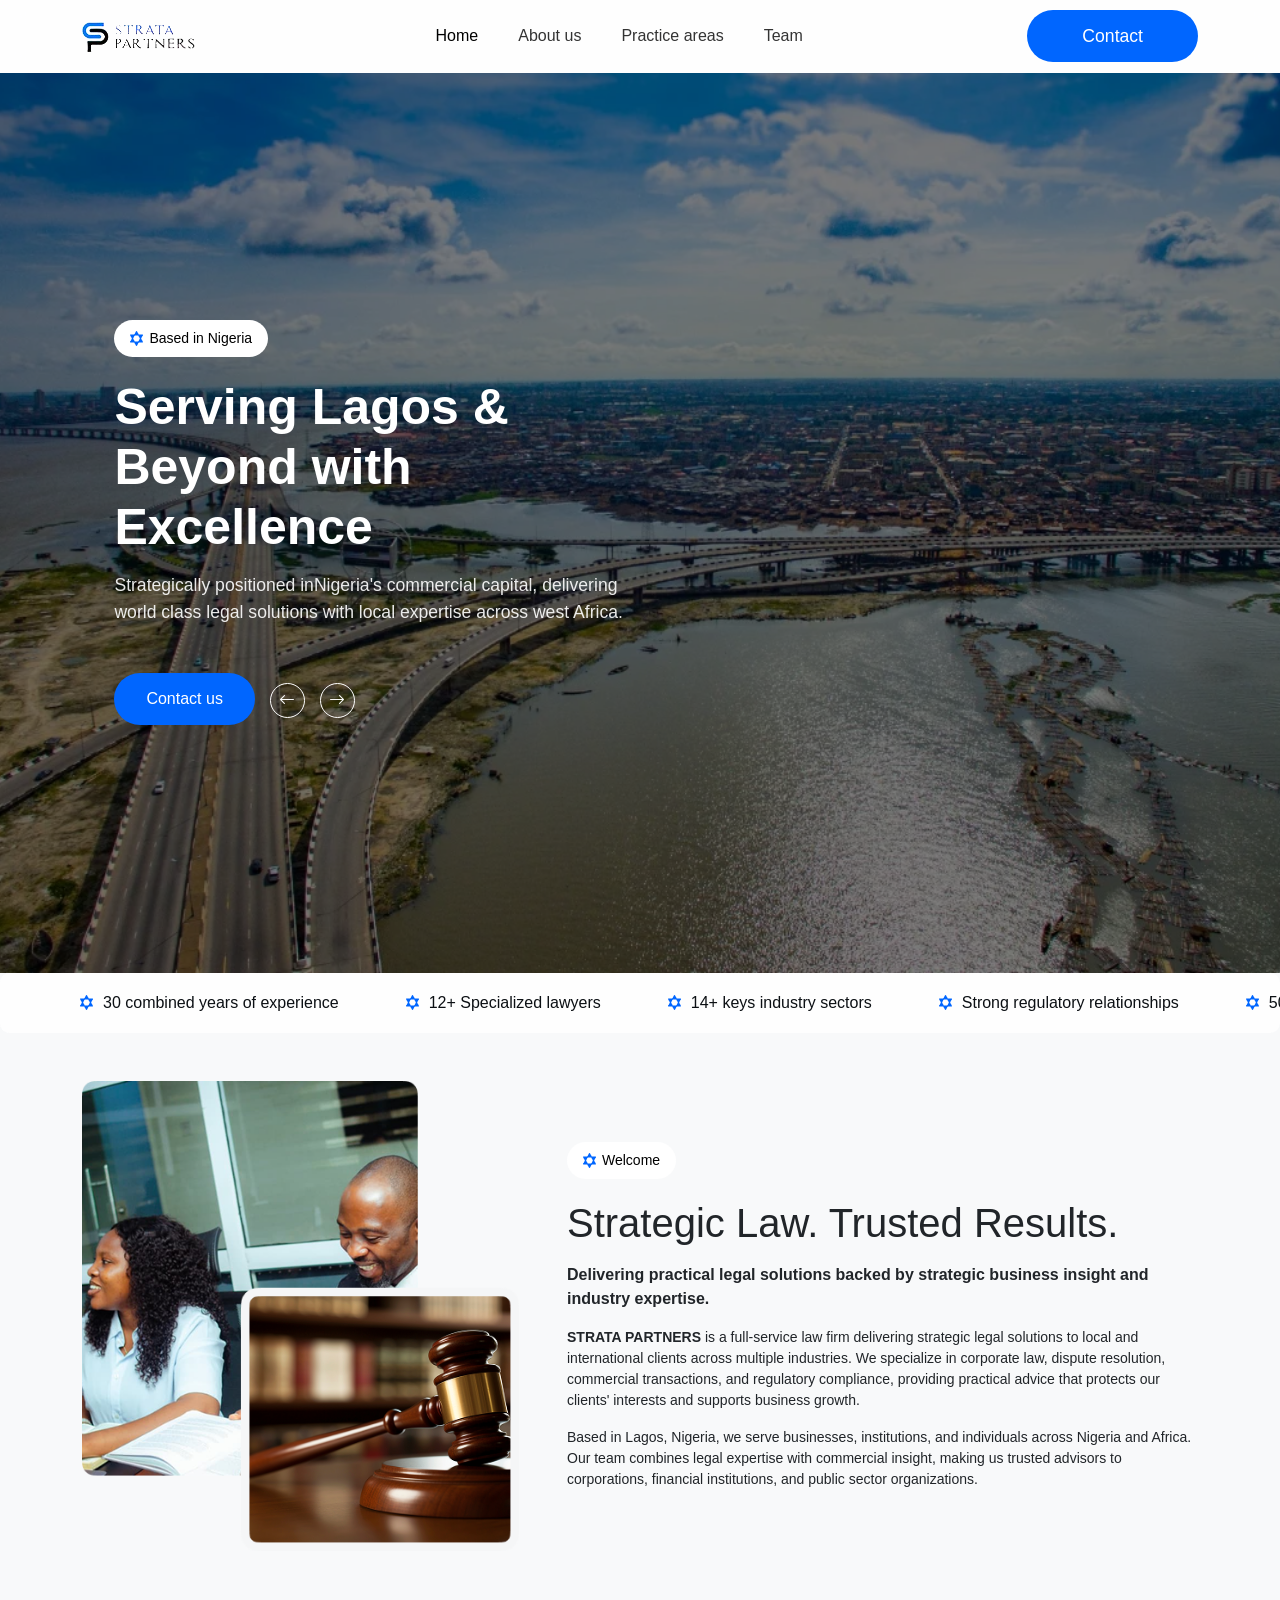
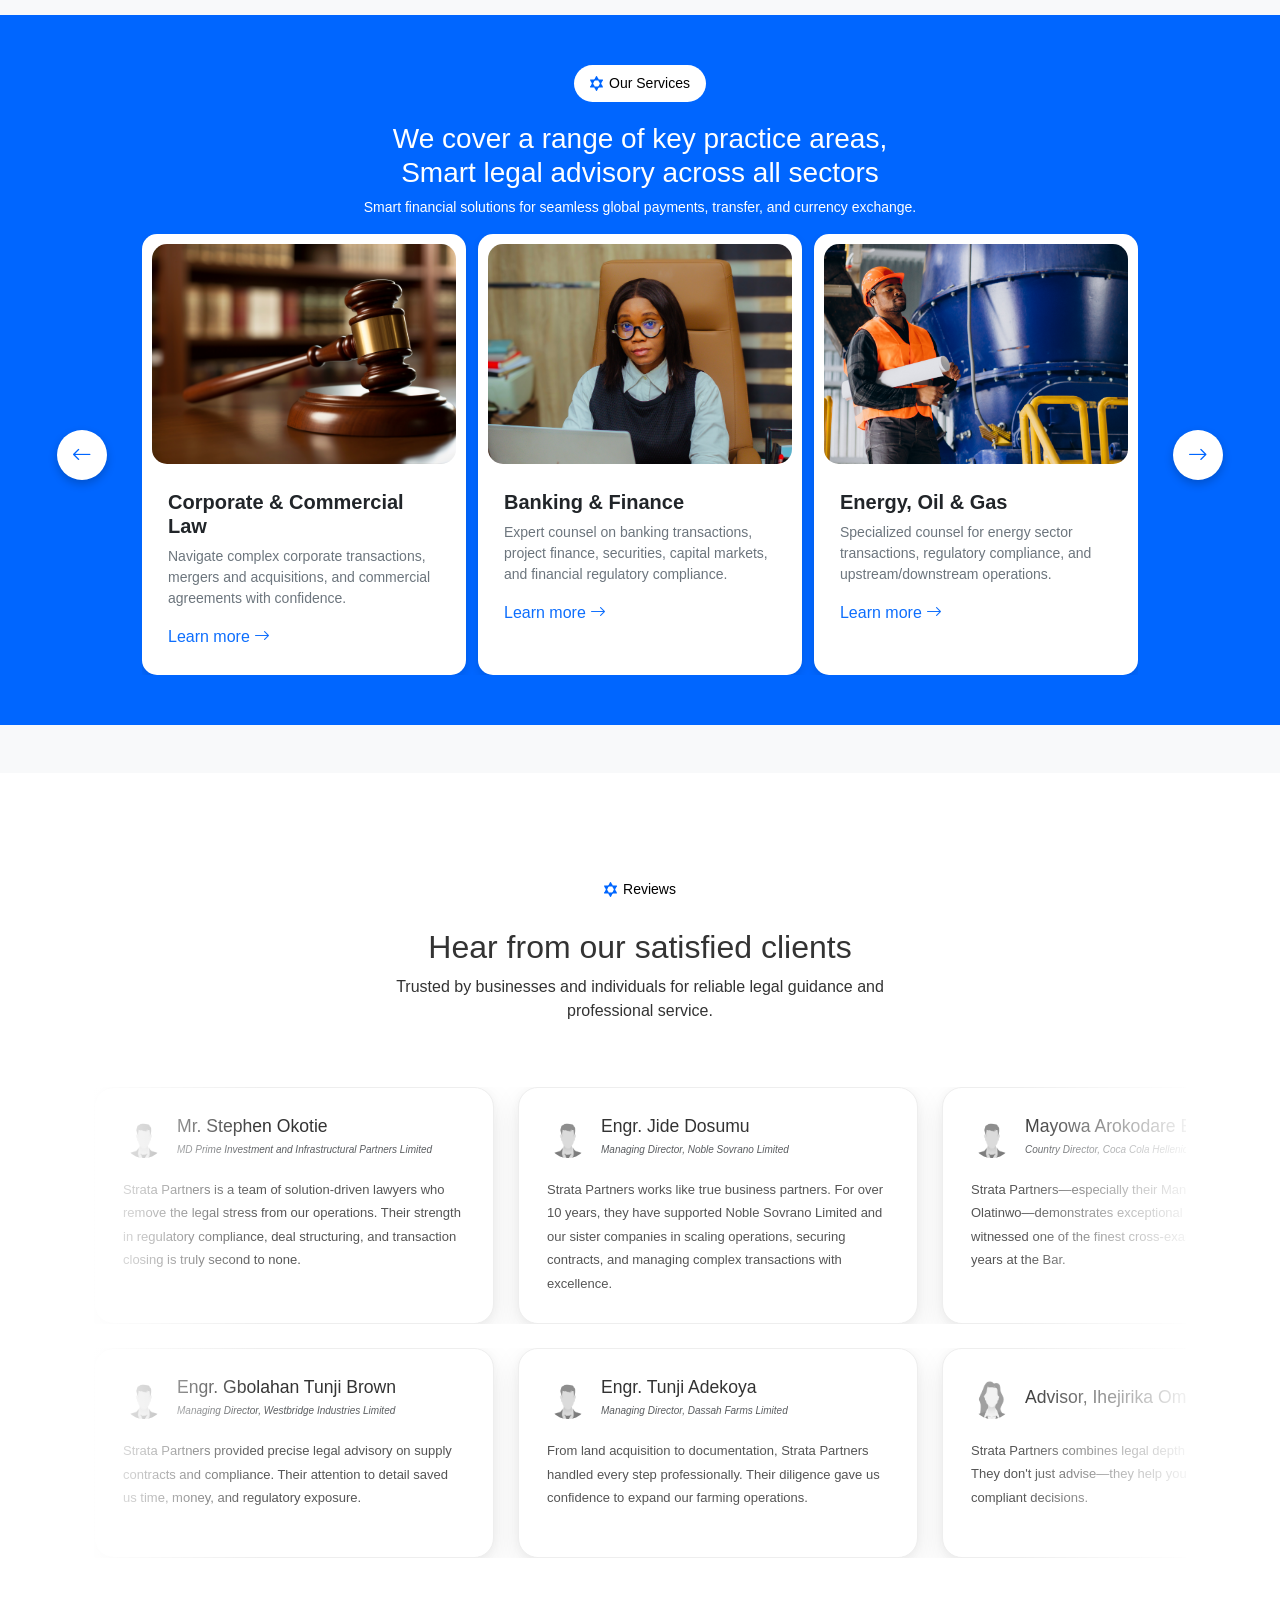
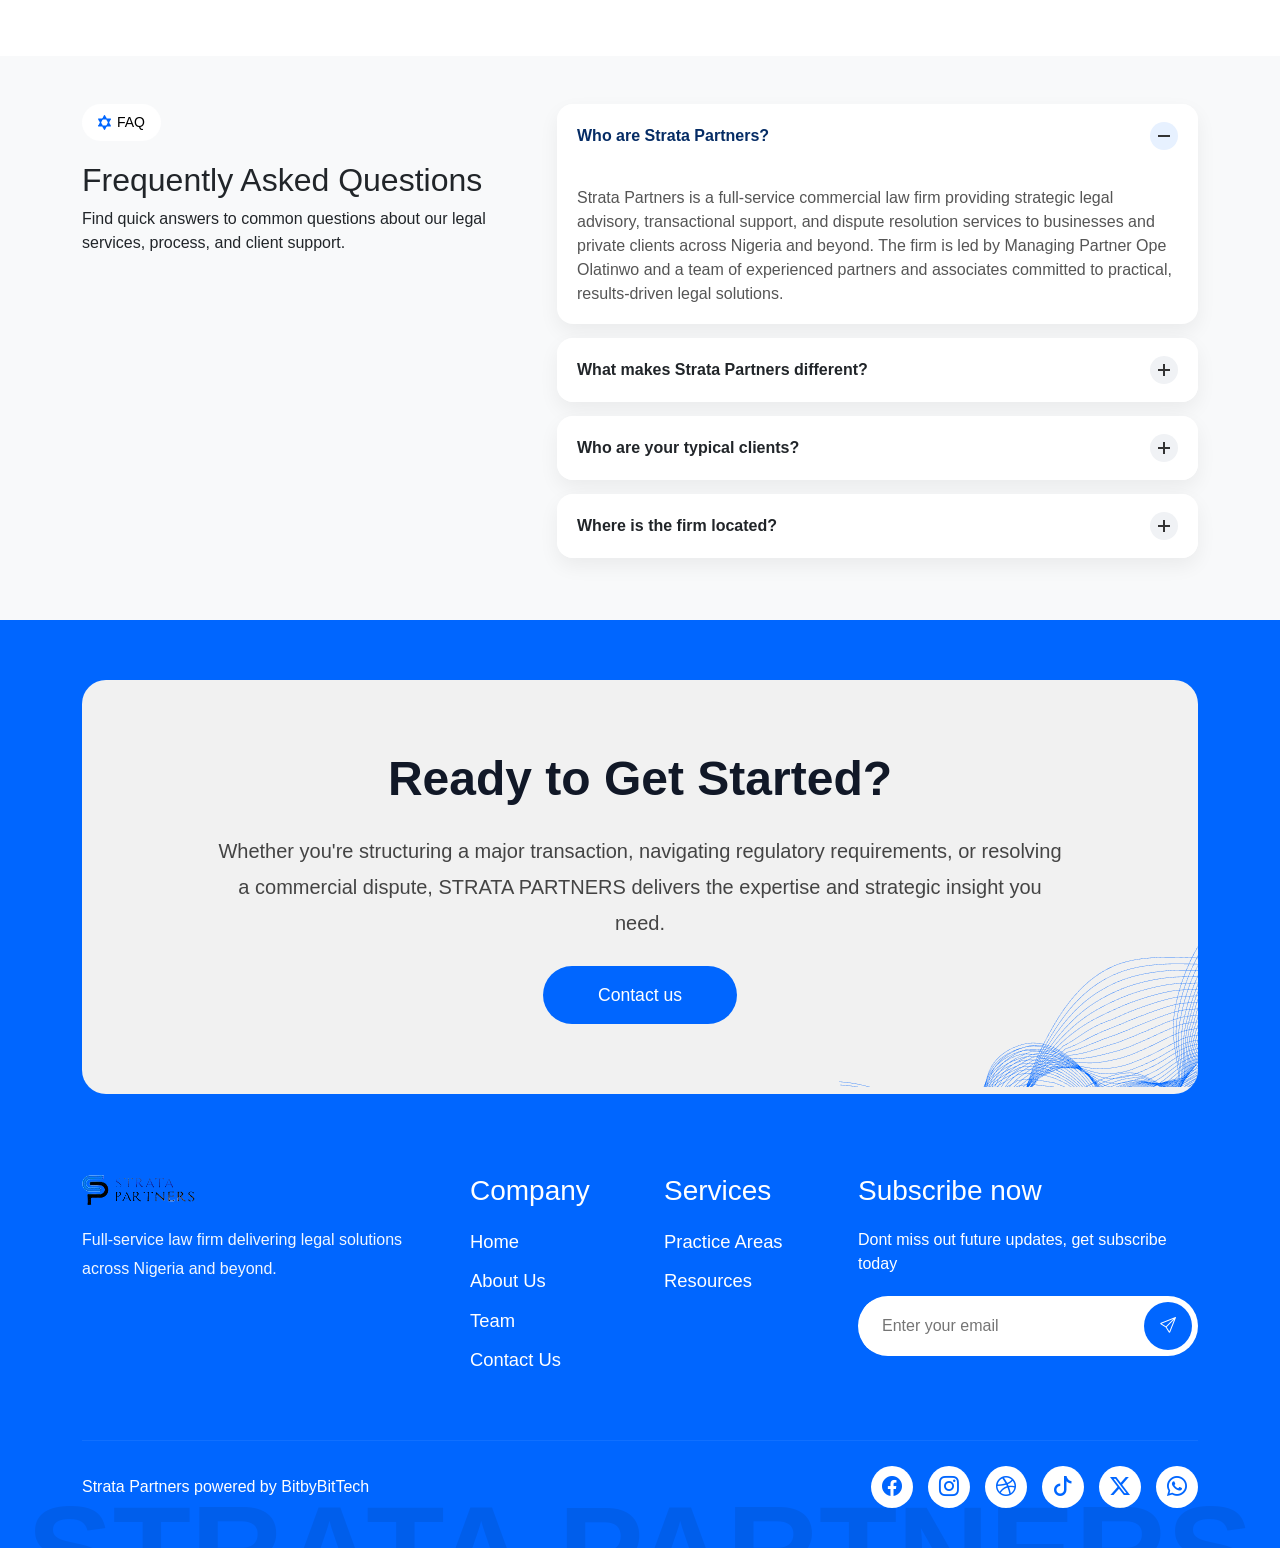
<file: index.html>
<!doctype html>
<html lang="en">
  <head>
    <meta charset="UTF-8" />
    <meta name="viewport" content="width=device-width, initial-scale=1.0" />
    <title>Strata Partners | Home</title>
    <link rel="shortcut icon" href="images/logo.png" type="image/x-icon" />
    <link
      rel="stylesheet"
      href="https://cdn.jsdelivr.net/npm/bootstrap@5.3.8/dist/css/bootstrap.min.css"
    />
    <link
      href="https://cdn.jsdelivr.net/npm/bootstrap-icons@1.11.3/font/bootstrap-icons.css"
      rel="stylesheet"
    />
    <link rel="stylesheet" href="css/index.css" />
    <link rel="stylesheet" href="css/navbar.css" />
    <link rel="stylesheet" href="css/footer.css" />
    <link rel="stylesheet" href="css/style.css" />
  </head>
  <body>
    <!-- Include the navbar -->
    <div class="navbarContainer"></div>

    <div id="customCarousel" class="carousel slide" data-bs-ride="carousel">
      <div class="carousel-inner">
        <!-- Slide 1 -->
        <div
          class="carousel-item active"
          style="background-image: url('images/aerial-view-third-mainland-bridge-lagos-city-shutterstock.webp')"
        >
          <div class="overlay">
            <section class="hero-section">
              <div class="container hero-content">
                <!-- small badge -->
                <button class="badge-btn">
                  <img src="images/contact_icon.png" alt="" class="img-fluid" />
                  Based in Nigeria
                </button>

                <!-- heading -->
                <h1 class="hero-title">
                  Serving Lagos & <br />
                  Beyond with Excellence
                </h1>

                <!-- paragraph -->
                <p class="hero-text">
                  Strategically positioned inNigeria's commercial capital,
                  delivering world class legal solutions with local expertise
                  across west Africa.
                </p>

                <!-- buttons -->
                <div class="d-flex btn-group-custom mt-5">
                  <!-- <button class="btn btn-primary-custom" role="link"> -->
                    <a
                      href="contact.html" class="btn btn-primary-custom"
                      style="text-decoration: none; color: white"
                      >Contact us</a
                    >
                  <!-- </button> -->
                  <div class="arrow-group">
                    <div
                      class="arrow-btn"
                      data-bs-target="#customCarousel"
                      data-bs-slide="prev"
                    >
                      <i class="bi bi-arrow-left"></i>
                    </div>
                    <div
                      class="arrow-btn"
                      data-bs-target="#customCarousel"
                      data-bs-slide="next"
                    >
                      <i class="bi bi-arrow-right"></i>
                    </div>
                  </div>
                </div>
              </div>
            </section>
          </div>
        </div>

        <!-- Slide 2 -->
        <div
          class="carousel-item"
          style="background-image: url('images/DSC_0771.jpg')"
        >
          <div class="overlay">
            <section class="hero-section">
              <div class="container hero-content">
                <!-- small badge -->
                <button class="badge-btn">
                  <img src="images/contact_icon.png" alt="" class="img-fluid" />
                  Comprehensive Legal Solution
                </button>

                <!-- heading -->
                <h1 class="hero-title">
                  Defending Your Right<br />
                  Protecting Your Interest
                </h1>

                <!-- paragraph -->
                <p class="hero-text">
                  Committed to safeguarding your rights with trusted legal
                  guidance and strategic representation.
                </p>

                <!-- buttons -->
                <div class="d-flex btn-group-custom mt-5">
                  <!-- <button class="btn btn-primary-custom" role="link"> -->
                    <a
                      href="contact.html"
                      class="btn btn-primary-custom"
                      style="text-decoration: none; color: white"
                      >Contact us</a
                    >
                  <!-- </button> -->
                  <div class="arrow-group">
                    <div
                      class="arrow-btn"
                      data-bs-target="#customCarousel"
                      data-bs-slide="prev"
                    >
                      <i class="bi bi-arrow-left"></i>
                    </div>
                    <div
                      class="arrow-btn"
                      data-bs-target="#customCarousel"
                      data-bs-slide="next"
                    >
                      <i class="bi bi-arrow-right"></i>
                    </div>
                  </div>
                </div>
              </div>
            </section>
          </div>
        </div>
        <!-- Slide 3 -->
        <div
          class="carousel-item"
          style="background-image: url('images/DSC_0795.jpg')"
        >
          <div class="overlay">
            <section class="hero-section">
              <div class="container hero-content">
                <!-- small badge -->
                <button class="badge-btn">
                  <img src="images/contact_icon.png" alt="" class="img-fluid" />
                  Meet The Teams Behind Your Success
                </button>

                <!-- heading -->
                <h1 class="hero-title">
                  Innovative <br />
                  Legal Minds & Results
                </h1>

                <!-- paragraph -->
                <p class="hero-text">
                  Our team of specialized lawyers bring innovative strategies
                  and unwavering commitment to your success
                </p>

                <!-- buttons -->
                <div class="d-flex btn-group-custom mt-5">
                  <!-- <button class="btn btn-primary-custom" role="link"> -->
                    <a
                      href="contact.html" class="btn btn-primary-custom"
                      style="text-decoration: none; color: white"
                      >Contact us</a
                    >
                  <!-- </button> -->
                  <div class="arrow-group">
                    <div
                      class="arrow-btn"
                      data-bs-target="#customCarousel"
                      data-bs-slide="prev"
                    >
                      <i class="bi bi-arrow-left"></i>
                    </div>
                    <div
                      class="arrow-btn"
                      data-bs-target="#customCarousel"
                      data-bs-slide="next"
                    >
                      <i class="bi bi-arrow-right"></i>
                    </div>
                  </div>
                </div>
              </div>
            </section>
          </div>
        </div>
      </div>
    </div>
    <div class="news-wrapper">
      <!-- Breaking Label -->
      <div class="news-label"></div>

      <!-- Scrolling Content -->
      <div class="news-track">
        <!-- Group 1 -->
        <div class="news-group">
          <div class="news-item">
            <img src="images/contact_icon.png" alt="" class="img-fluid" />
            30 combined years of experience
          </div>

          <div class="news-item">
            <img src="images/contact_icon.png" alt="" class="img-fluid" />
            12+ Specialized lawyers
          </div>

          <div class="news-item">
            <img src="images/contact_icon.png" alt="" class="img-fluid" />
            14+ keys industry sectors
          </div>

          <div class="news-item">
            <img src="images/contact_icon.png" alt="" class="img-fluid" />
            Strong regulatory relationships
          </div>

          <div class="news-item">
            <img src="images/contact_icon.png" alt="" class="img-fluid" />
            500+ Client served
          </div>
          <div class="news-item">
            <img src="images/contact_icon.png" alt="" class="img-fluid" />
            Client-centric approach
          </div>
        </div>
        <!-- Group 2 (duplicate for seamless scrolling) -->
        <div class="news-group">
          <div class="news-item">
            <img src="images/contact_icon.png" alt="" class="img-fluid" />
            30 combined years of experience
          </div>

          <div class="news-item">
            <img src="images/contact_icon.png" alt="" class="img-fluid" />
            12+ Specialized lawyers
          </div>

          <div class="news-item">
            <img src="images/contact_icon.png" alt="" class="img-fluid" />
            14+ keys industry sectors
          </div>

          <div class="news-item">
            <img src="images/contact_icon.png" alt="" class="img-fluid" />
            Strong regulatory relationships
          </div>

          <div class="news-item">
            <img src="images/contact_icon.png" alt="" class="img-fluid" />
            500+ Client served
          </div>
          <div class="news-item">
            <img src="images/contact_icon.png" alt="" class="img-fluid" />
            Client-centric approach
          </div>
        </div>
      </div>
    </div>
    <div class="container mt-5">
      <div class="row align-items-center g-5 mb-5 hero-about-container">
        <div class="col-lg-5 mb-3">
          <img
            src="images/home_about.png"
            alt=""
            class="img-fluid hero_about"
          />
        </div>
        <div class="col-lg-7">
          <button class="badge-btn">
            <img src="images/contact_icon.png" alt="" class="img-fluid" />
            Welcome
          </button>
          <h1 class="mb-3">Strategic Law. Trusted Results.</h1>
          <p class="fw-bold">
            Delivering practical legal solutions backed by strategic business
            insight and industry expertise.
          </p>
          <p class="small">
            <b>STRATA PARTNERS</b> is a full-service law firm delivering
            strategic legal solutions to local and international clients across
            multiple industries. We specialize in corporate law, dispute
            resolution, commercial transactions, and regulatory compliance,
            providing practical advice that protects our clients' interests and
            supports business growth.
          </p>
          <p class="small">
            Based in Lagos, Nigeria, we serve businesses, institutions, and
            individuals across Nigeria and Africa. Our team combines legal
            expertise with commercial insight, making us trusted advisors to
            corporations, financial institutions, and public sector
            organizations.
          </p>
        </div>
      </div>
    </div>

    <section class="services-section">
      <div class="container align-items-center">
        <div class="text-center services-header mb-3">
          <button class="badge-btn">
            <img src="images/contact_icon.png" alt="" class="img-fluid" />
            Our Services
          </button>
          <h3>We cover a range of key practice areas, Smart legal advisory across all sectors</h3>
          <p class="small">
            Smart financial solutions for seamless global payments, transfer,
            and currency exchange.
          </p>
        </div>
        <div class="carousel-container">
          <!-- ARROWS -->
          <div class="carousel-buttons">
            <button class="custom-btn" type="button" id="prevBtn">
              <i class="bi bi-arrow-left"></i>
            </button>

            <button class="custom-btn" type="button" id="nextBtn">
              <i class="bi bi-arrow-right"></i>
            </button>
          </div>

          <!-- CAROUSEL -->
          <div class="carousel-wrapper">
            <div class="carousel-track" id="carouselTrack">
              <!-- CARD -->
              <div class="team-card">
                <div class="card card-services">
                  <img src="images/bar.jpg" class="card-img-top" alt="..." />
                  <div class="card-body">
                    <h5 class="card-title">Corporate & Commercial Law</h5>
                    <p class="card-text">
                      Navigate complex corporate transactions, mergers and
                      acquisitions, and commercial agreements with confidence.
                    </p>
                    <a
                      href="practice-area.html"
                      class="text-primary text-decoration-none"
                    >
                      Learn more <i class="bi bi-arrow-right"></i>
                    </a>
                  </div>
                </div>
              </div>
              <div class="team-card">
                <div class="card card-services">
                  <img
                    src="images/DSC_0763.jpg"
                    class="card-img-top"
                    alt="..."
                  />
                  <div class="card-body">
                    <h5 class="card-title">Banking & Finance</h5>
                    <p class="card-text">
                      Expert counsel on banking transactions, project finance,
                      securities, capital markets, and financial regulatory
                      compliance.
                    </p>
                    <a
                      href="practice-area.html"
                      class="text-primary text-decoration-none"
                      >Learn more <i class="bi bi-arrow-right"></i>
                    </a>
                  </div>
                </div>
              </div>
              <div class="team-card">
                <div class="card card-services">
                  <img
                    src="images/contractor.jpg"
                    class="card-img-top"
                    alt="..."
                  />
                  <div class="card-body">
                    <h5 class="card-title">Energy, Oil & Gas</h5>
                    <p class="card-text">
                      Specialized counsel for energy sector transactions,
                      regulatory compliance, and upstream/downstream operations.
                    </p>
                    <a
                      href="practice-area.html"
                      class="text-primary text-decoration-none"
                      >Learn more <i class="bi bi-arrow-right"></i>
                    </a>
                  </div>
                </div>
              </div>
              <div class="team-card">
                <div class="card card-services">
                  <img
                    src="images/litigation.jpg"
                    class="card-img-top"
                    alt="..."
                  />
                  <div class="card-body">
                    <h5 class="card-title">Litigation & Dispute Resolution</h5>
                    <p class="card-text">
                      Strategic representation before courts, tribunals,
                      arbitration panels, and alternative dispute resolution
                      forums.
                    </p>
                    <a
                      href="practice-area.html"
                      class="text-primary text-decoration-none"
                    >
                      Learn more <i class="bi bi-arrow-right"></i>
                    </a>
                  </div>
                </div>
              </div>
              <div class="team-card">
                <div class="card card-services">
                  <img src="images/DSC_0745.jpg" class="card-img-top" alt="..." />
                  <div class="card-body">
                    <h5 class="card-title">Employment & Labour Law</h5>
                    <p class="card-text">
                      Comprehensive advisory on employment contracts, industrial
                      relations, workplace compliance, and HR legal matters.
                    </p>
                    <a
                      href="practice-area.html"
                      class="text-primary text-decoration-none"
                    >
                      Learn more <i class="bi bi-arrow-right"></i>
                    </a>
                  </div>
                </div>
              </div>
              <div class="team-card">
                <div class="card card-services">
                  <img
                    src="images/DSC_0686.jpg"
                    class="card-img-top"
                    alt="..."
                  />
                  <div class="card-body">
                    <h5 class="card-title">Company Secretarial Services</h5>
                    <p class="card-text">
                      Full-spectrum corporate secretarial support including
                      board governance, statutory filings, and regulatory
                      compliance
                    </p>
                    <a
                      href="practice-area.html"
                      class="text-primary text-decoration-none"
                    >
                      Learn more <i class="bi bi-arrow-right"></i>
                    </a>
                  </div>
                </div>
              </div>
            </div>
          </div>
        </div>
      </div>
    </section>

    <!-- Review Section -->
    <section class="review-section mt-5">
      <div class="container align-items-center mt-5">
        <div class="text-center services-header mb-3">
          <button class="badge-btn">
            <img src="images/contact_icon.png" alt="" class="img-fluid" />
            Reviews
          </button>
          <h2>Hear from our satisfied clients</h2>
          <p>
            Trusted by businesses and individuals for reliable legal guidance
            and professional service.
          </p>
        </div>
        <section class="testimonial-ticker py-5">
          <div class="container-fluid overflow-hidden">
            <!-- Row 1 -->
            <div class="marquee">
              <div class="marquee-content">
                <!-- Cards -->
                <div class="testimonial-card">
                  <div class="user">
                    <img src="images/dummy.png" />
                    <h5>
                      Mr. Stephen Okotie <br />
                      <small class="text-muted small fst-italic"
                        >MD Prime Investment and Infrastructural Partners
                        Limited</small
                      >
                    </h5>
                  </div>
                  <p class="small"></p>
                  <p>
                    Strata Partners is a team of solution-driven lawyers who
                    remove the legal stress from our operations. Their strength
                    in regulatory compliance, deal structuring, and transaction
                    closing is truly second to none.
                  </p>
                </div>
                <div class="testimonial-card">
                  <div class="user">
                    <img src="images/dummy.png" />
                    <h5>
                      Engr. Jide Dosumu <br />
                      <small class="text-muted small fst-italic"
                        >Managing Director, Noble Sovrano Limited</small
                      >
                    </h5>
                  </div>
                  <p>
                    Strata Partners works like true business partners. For over
                    10 years, they have supported Noble Sovrano Limited and our
                    sister companies in scaling operations, securing contracts,
                    and managing complex transactions with excellence.
                  </p>
                </div>

                <div class="testimonial-card">
                  <div class="user">
                    <img src="images/dummy.png" />
                    <h5>
                      Mayowa Arokodare BL, LLM <br />
                      <small class="text-muted small fst-italic"
                        >Country Director, Coca Cola Hellenic Bottling
                        Company</small
                      >
                    </h5>
                  </div>
                  <p>
                    Strata Partners—especially their Managing Partner, Ope
                    Olatinwo—demonstrates exceptional litigation skill. I
                    witnessed one of the finest cross-examinations in my 20+
                    years at the Bar.
                  </p>
                </div>

                <!-- Duplicate -->
                <div class="testimonial-card">
                  <div class="user">
                    <img src="images/dummy.png" />
                    <h5>
                      Mr. Stephen Okotie <br />
                      <small class="text-muted small fst-italic"
                        >MD Prime Investment and Infrastructural Partners
                        Limited</small
                      >
                    </h5>
                  </div>
                  <p class="small"></p>
                  <p>
                    Strata Partners is a team of solution-driven lawyers who
                    remove the legal stress from our operations. Their strength
                    in regulatory compliance, deal structuring, and transaction
                    closing is truly second to none.
                  </p>
                </div>
                <div class="testimonial-card">
                  <div class="user">
                    <img src="images/dummy.png" />
                    <h5>
                      Engr. Jide Dosumu <br />
                      <small class="text-muted small fst-italic"
                        >Managing Director, Noble Sovrano Limited</small
                      >
                    </h5>
                  </div>
                  <p>
                    Strata Partners works like true business partners. For over
                    10 years, they have supported Noble Sovrano Limited and our
                    sister companies in scaling operations, securing contracts,
                    and managing complex transactions with excellence.
                  </p>
                </div>

                <div class="testimonial-card">
                  <div class="user">
                    <img src="images/dummy.png" />
                    <h5>
                      Mayowa Arokodare BL, LLM <br />
                      <small class="text-muted small fst-italic"
                        >Country Director, Coca Cola Hellenic Bottling
                        Company</small
                      >
                    </h5>
                  </div>
                  <p>
                    Strata Partners—especially their Managing Partner, Ope
                    Olatinwo—demonstrates exceptional litigation skill. I
                    witnessed one of the finest cross-examinations in my 20+
                    years at the Bar.
                  </p>
                </div>
              </div>
            </div>

            <!-- Row 2 -->
            <div class="marquee reverse mt-4">
              <div class="marquee-content">
                <div class="testimonial-card">
                  <div class="user">
                    <img src="images/dummy.png" />
                    <h5>
                      Engr. Gbolahan Tunji Brown <br />
                      <small class="text-muted small fst-italic"
                        >Managing Director, Westbridge Industries Limited</small
                      >
                    </h5>
                  </div>
                  <p>
                    Strata Partners provided precise legal advisory on supply
                    contracts and compliance. Their attention to detail saved us
                    time, money, and regulatory exposure.
                  </p>
                </div>

                <div class="testimonial-card">
                  <div class="user">
                    <img src="images/dummy.png" />
                    <h5>
                      Engr. Tunji Adekoya<br />
                      <small class="text-muted small fst-italic"
                        >Managing Director, Dassah Farms Limited</small
                      >
                    </h5>
                  </div>
                  <p>
                    From land acquisition to documentation, Strata Partners
                    handled every step professionally. Their diligence gave us
                    confidence to expand our farming operations.
                  </p>
                </div>

                <div class="testimonial-card">
                  <div class="user">
                    <img src="images/dummy-f.png" />
                    <h5>Advisor, Ihejirika Oma</h5>
                  </div>
                  <p>
                    Strata Partners combines legal depth with business insight.
                    They don't just advise—they help you make profitable,
                    compliant decisions.
                  </p>
                </div>

                <!-- Duplicate -->
                <div class="testimonial-card">
                  <div class="user">
                    <img src="images/dummy.png" />
                    <h5>
                      Engr. Gbolahan Tunji Brown <br />
                      <small class="text-muted small fst-italic"
                        >Managing Director, Westbridge Industries Limited</small
                      >
                    </h5>
                  </div>
                  <p>
                    Strata Partners provided precise legal advisory on supply
                    contracts and compliance. Their attention to detail saved us
                    time, money, and regulatory exposure.
                  </p>
                </div>

                <div class="testimonial-card">
                  <div class="user">
                    <img src="images/dummy.png" />
                    <h5>
                      Engr. Tunji Adekoya<br />
                      <small class="text-muted small fst-italic"
                        >Managing Director, Dassah Farms Limited</small
                      >
                    </h5>
                  </div>
                  <p>
                    From land acquisition to documentation, Strata Partners
                    handled every step professionally. Their diligence gave us
                    confidence to expand our farming operations.
                  </p>
                </div>

                <div class="testimonial-card">
                  <div class="user">
                    <img src="images/dummy-f.png" />
                    <h5>Advisor, Ihejirika Oma</h5>
                  </div>
                  <p>
                    Strata Partners combines legal depth with business insight.
                    They don't just advise—they help you make profitable,
                    compliant decisions.
                  </p>
                </div>
              </div>
            </div>
          </div>
        </section>
      </div>
    </section>
    <!-- FAQ Section -->
    <div class="container mt-5 faq-section">
      <div class="row mb-5">
        <div class="col-lg-5 mb-4">
          <button class="badge-btn">
            <img src="images/contact_icon.png" alt="" />
            FAQ
          </button>
          <h2 class="section-title">Frequently Asked Questions</h2>
          <p class="section-desc">
            Find quick answers to common questions about our legal services,
            process, and client support.
          </p>
        </div>
        <div class="col-lg-7">
          <div class="accordion custom-accordion" id="faq">
            <div class="accordion-item">
              <h2 class="accordion-header">
                <button
                  class="accordion-button"
                  data-bs-toggle="collapse"
                  data-bs-target="#q1"
                >
                  Who are Strata Partners?
                  <span class="icon"></span>
                </button>
              </h2>
              <div
                id="q1"
                class="accordion-collapse collapse show"
                data-bs-parent="#faq"
              >
                <div class="accordion-body">
                  Strata Partners is a full-service commercial law firm
                  providing strategic legal advisory, transactional support, and
                  dispute resolution services to businesses and private clients
                  across Nigeria and beyond. The firm is led by Managing Partner
                  Ope Olatinwo and a team of experienced partners and associates
                  committed to practical, results-driven legal solutions.
                </div>
              </div>
            </div>

            <div class="accordion-item">
              <h2 class="accordion-header">
                <button
                  class="accordion-button collapsed"
                  data-bs-toggle="collapse"
                  data-bs-target="#q2"
                >
                  What makes Strata Partners different?
                  <span class="icon"></span>
                </button>
              </h2>
              <div
                id="q2"
                class="accordion-collapse collapse"
                data-bs-parent="#faq"
              >
                <div class="accordion-body">
                  We combine deep legal expertise with commercial insight. Our
                  team approaches every matter not just as lawyers, but as
                  dealmakers and strategists who understand business realities,
                  regulatory environments, and long-term client goals.
                </div>
              </div>
            </div>

            <div class="accordion-item">
              <h2 class="accordion-header">
                <button
                  class="accordion-button collapsed"
                  data-bs-toggle="collapse"
                  data-bs-target="#q3"
                >
                  Who are your typical clients?
                  <span class="icon"></span>
                </button>
              </h2>
              <div
                id="q3"
                class="accordion-collapse collapse"
                data-bs-parent="#faq"
              >
                <div class="accordion-body">
                  We advise entrepreneurs, SMEs, corporate organisations,
                  investors, developers, agricultural businesses, and
                  high-net-worth individuals across sectors such as real estate,
                  infrastructure, finance, agriculture, manufacturing, and
                  technology.
                </div>
              </div>
            </div>
            <div class="accordion-item">
              <h2 class="accordion-header">
                <button
                  class="accordion-button collapsed"
                  data-bs-toggle="collapse"
                  data-bs-target="#q3"
                >
                  Where is the firm located?
                  <span class="icon"></span>
                </button>
              </h2>
              <div
                id="q3"
                class="accordion-collapse collapse"
                data-bs-parent="#faq"
              >
                <div class="accordion-body">
                  Our primary operations are in South West Nigeria, with a
                  strategic presence along the Lagos–Ibadan corridor, allowing
                  us to efficiently serve clients across Lagos, Ogun, and other
                  major commercial hubs.
                </div>
              </div>
            </div>
          </div>
        </div>
      </div>
    </div>

    <!-- Include the footer -->
    <div class="footerContainer"></div>
    <script>
      fetch("navbar.html")
        .then((response) => response.text())
        .then((data) => {
          document.querySelector(".navbarContainer").innerHTML = data;
        });
    </script>
    <script>
      fetch("footer.html")
        .then((response) => response.text())
        .then((data) => {
          document.querySelector(".footerContainer").innerHTML = data;
        });
    </script>

    <script src="https://cdn.jsdelivr.net/npm/bootstrap@5.3.8/dist/js/bootstrap.bundle.min.js"></script>
    <script src="carousel-home.js"></script>
  </body>
</html>
</file>
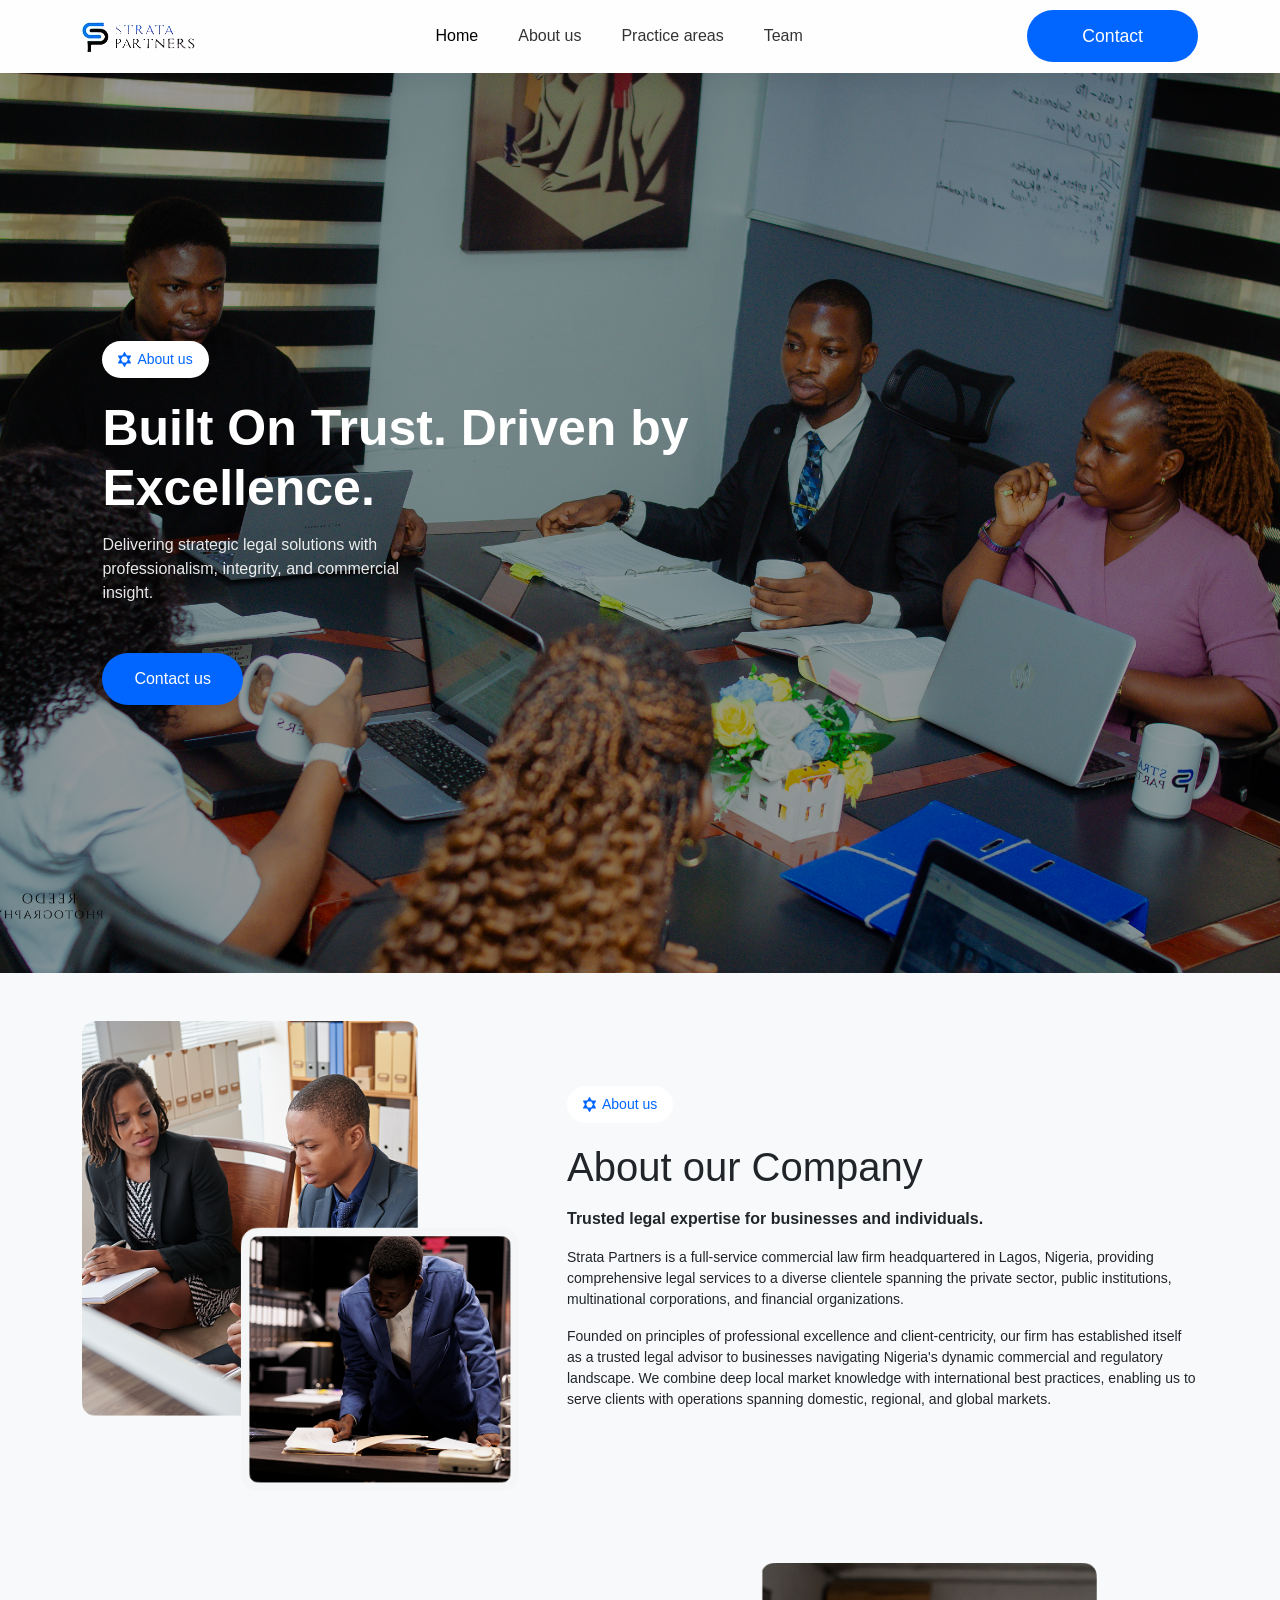
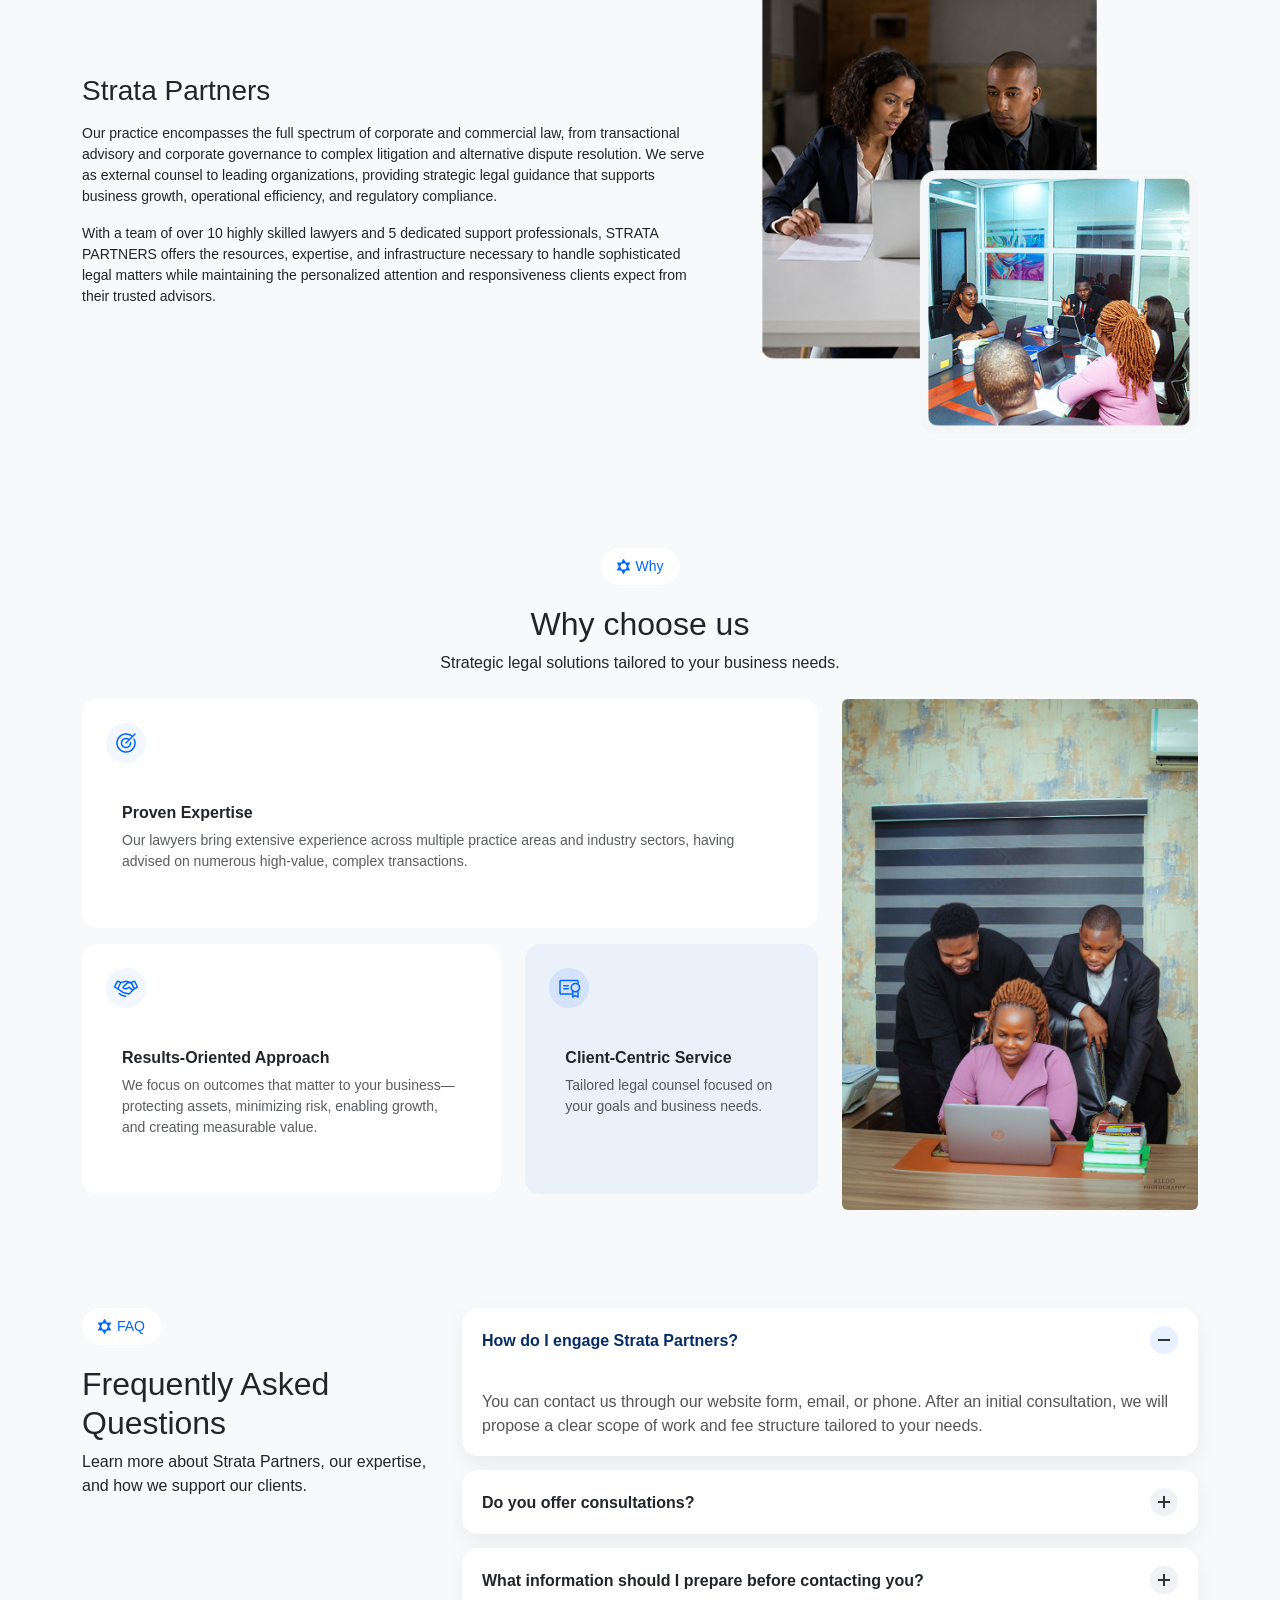
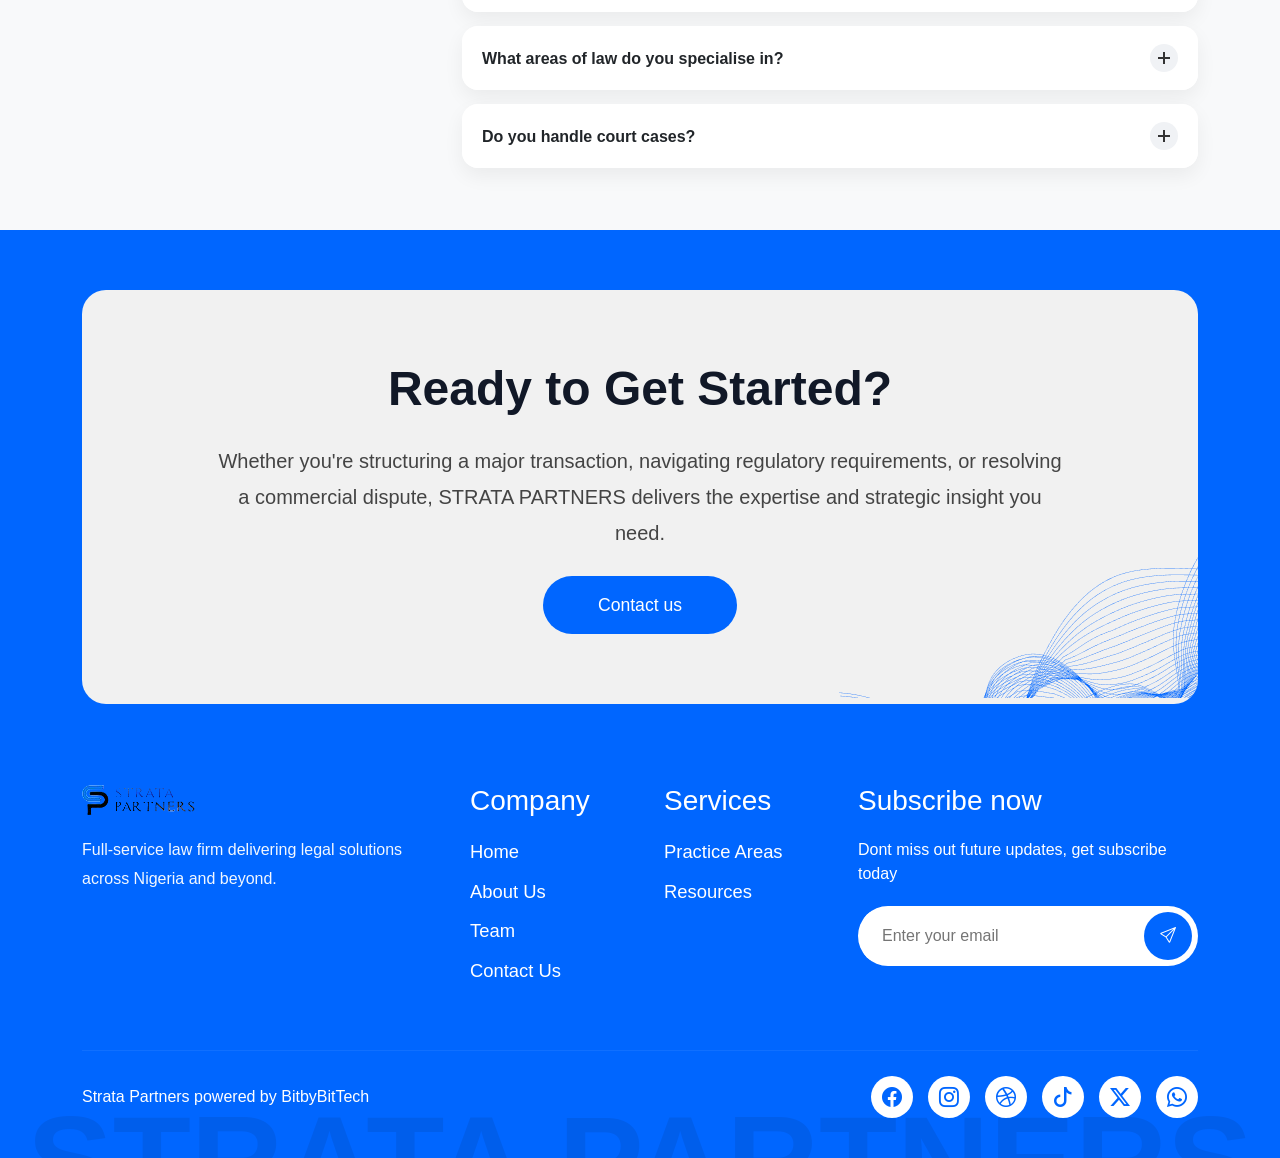
<file: about.html>
<!doctype html>
<html lang="en">
  <head>
    <meta charset="UTF-8" />
    <meta name="viewport" content="width=device-width, initial-scale=1.0" />
    <title>Strata Partners | About Us</title>
    <link rel="shortcut icon" href="images/logo.png" type="image/x-icon" />
    <link
      rel="stylesheet"
      href="https://cdn.jsdelivr.net/npm/bootstrap@5.3.8/dist/css/bootstrap.min.css"
    />
    <link
      href="https://cdn.jsdelivr.net/npm/bootstrap-icons@1.11.3/font/bootstrap-icons.css"
      rel="stylesheet"
    />
    <link rel="stylesheet" href="css/index.css" type="text/css" />
    <link rel="stylesheet" href="css/about.css" type="text/css" />
    <link rel="stylesheet" href="css/navbar.css" type="text/css" />
    <link rel="stylesheet" href="css/footer.css" type="text/css" />
  </head>

  <body>
    <!-- Include the navbar -->
    <div class="navbarContainer"></div>

    <!--hero section-->
    <section class="hero-section">
      <div class="hero-content">
        <!-- small badge -->
        <button class="badge-btn">
          <img src="images/contact_icon.png" alt="" class="img-fluid" />
          About us
        </button>

        <!-- heading -->
        <h1 class="hero-title">Built On Trust. Driven by Excellence.</h1>

        <!-- paragraph -->
        <p class="hero-text">
          Delivering strategic legal solutions with <br />
          professionalism, integrity, and commercial <br />
          insight.
        </p>

        <!-- buttons -->
        <div class="d-flex btn-group-custom mt-5">
          <!-- <button class="btn btn-primary-custom" role="link"> -->
            <a href="contact.html" class="btn btn-primary-custom" style="text-decoration: none; color: white"
              >Contact us</a
            >
          <!-- </button> -->
        </div>
      </div>
    </section>

    <!--main content-->
    <div class="container mt-5">
      <div class="row align-items-center g-5 mb-5 hero-about-container">
        <div class="col-lg-5 mb-4">
          <img src="images/about_hero2.png" alt="" class="img-fluid" />
        </div>
        <div class="col-lg-7 mb-4">
          <button class="badge-btn">
            <img src="images/contact_icon.png" alt="" class="img-fluid" />
            About us
          </button>
          <h1 class="mb-3">About our Company</h1>
          <p class="fw-bold">
            Trusted legal expertise for businesses and individuals.
          </p>
          <p class="small">
            Strata Partners is a full-service commercial law firm headquartered
            in Lagos, Nigeria, providing comprehensive legal services to a
            diverse clientele spanning the private sector, public institutions,
            multinational corporations, and financial organizations.
          </p>
          <p class="small">
            Founded on principles of professional excellence and
            client-centricity, our firm has established itself as a trusted
            legal advisor to businesses navigating Nigeria's dynamic commercial
            and regulatory landscape. We combine deep local market knowledge
            with international best practices, enabling us to serve clients with
            operations spanning domestic, regional, and global markets.
          </p>
        </div>
      </div>
      <div class="row align-items-center g-5 mb-5">
        <div class="col-lg-7 mb-3">
          <h3 class="mb-3">Strata Partners</h3>
          <p class="small">
            Our practice encompasses the full spectrum of corporate and
            commercial law, from transactional advisory and corporate governance
            to complex litigation and alternative dispute resolution. We serve
            as external counsel to leading organizations, providing strategic
            legal guidance that supports business growth, operational
            efficiency, and regulatory compliance.
          </p>
          <p class="small">
            With a team of over 10 highly skilled lawyers and 5 dedicated
            support professionals, STRATA PARTNERS offers the resources,
            expertise, and infrastructure necessary to handle sophisticated
            legal matters while maintaining the personalized attention and
            responsiveness clients expect from their trusted advisors.
          </p>
        </div>
        <div class="col-lg-5 mb-3">
          <img src="images/about_heroo.png" alt="" class="img-fluid" />
        </div>
      </div>
    </div>

    <!--Why section-->
    <section class="why-section">
      <div class="container align-items-center">
        <div class="text-center services-header mb-3">
          <button class="badge-btn">
            <img src="images/contact_icon.png" alt="" class="img-fluid" />
            Why
          </button>
          <h2>Why choose us</h2>
          <p>Strategic legal solutions tailored to your business needs.</p>
        </div>
        <div class="row mt-4">
          <div class="col-lg-8">
            <div class="row">
              <div class="col-lg-12 mb-3">
                <div class="card p-4 about-card">
                  <div class="card-icon">
                    <img src="images/target.png" alt="" class="img-fluid" />
                  </div>
                  <div class="card-body mt-4">
                    <h6 class="fw-bold">Proven Expertise</h6>
                    <p class="small text-muted">
                      Our lawyers bring extensive experience across multiple
                      practice areas and industry sectors, having advised on
                      numerous high-value, complex transactions.
                    </p>
                  </div>
                </div>
              </div>
              <div class="col-lg-7 mb-3">
                <div class="card p-4 about-card">
                  <div class="card-icon">
                    <img src="images/handshake.png" alt="" class="img-fluid" />
                  </div>
                  <div class="card-body mt-4">
                    <h6 class="fw-bold">Results-Oriented Approach</h6>
                    <p class="small text-muted">
                      We focus on outcomes that matter to your
                      business—protecting assets, minimizing risk, enabling
                      growth, and creating measurable value.
                    </p>
                  </div>
                </div>
              </div>
              <div class="col-lg-5 mb-3">
                <div class="card p-4 about-card about-card-muted">
                  <div class="card-icon">
                    <img src="images/tag.png" alt="" class="img-fluid" />
                  </div>
                  <div class="card-body mt-4">
                    <h6 class="fw-bold">Client-Centric Service</h6>
                    <p class="small text-muted">
                      Tailored legal counsel focused on your goals and business
                      needs.
                    </p>
                  </div>
                </div>
              </div>
            </div>
          </div>
          <div class="col-lg-4 img-hideen">
            <img
              src="images/DSC_0686.jpg"
              alt=""
              class="img-fluid h-100 w-100 rounded"
            />
          </div>
        </div>
      </div>
    </section>

    <!--FAQ-->
          
    <div class="container mt-5 faq-section">
      <div class="row mb-5">
        <div class="col-lg-4 mb-4">
          <button class="badge-btn">
            <img src="images/contact_icon.png" alt="" />
            FAQ
          </button>
          <h2 class="section-title">Frequently Asked Questions</h2>
          <p class="section-desc">
            Learn more about Strata Partners, our expertise, and how we support
            our clients.
          </p>
        </div>
        <div class="col-lg-8">
          <div class="accordion custom-accordion" id="faq">
            <div class="accordion-item">
              <h2 class="accordion-header">
                <button
                  class="accordion-button"
                  data-bs-toggle="collapse"
                  data-bs-target="#q1"
                >
                  How do I engage Strata Partners?
                  <span class="icon"></span>
                </button>
              </h2>
              <div
                id="q1"
                class="accordion-collapse collapse show"
                data-bs-parent="#faq"
              >
                <div class="accordion-body">
                  You can contact us through our website form, email, or phone.
                  After an initial consultation, we will propose a clear scope
                  of work and fee structure tailored to your needs.
                </div>
              </div>
            </div>

            <div class="accordion-item">
              <h2 class="accordion-header">
                <button
                  class="accordion-button collapsed"
                  data-bs-toggle="collapse"
                  data-bs-target="#q3"
                >
                  Do you offer consultations?
                  <span class="icon"></span>
                </button>
              </h2>
              <div
                id="q3"
                class="accordion-collapse collapse"
                data-bs-parent="#faq"
              >
                <div class="accordion-body">
                  Yes. We offer preliminary consultations to understand your
                  legal needs and recommend the best strategy. Consultation fees
                  may apply depending on the complexity of the matter.
                </div>
              </div>
            </div>
            <div class="accordion-item">
              <h2 class="accordion-header">
                <button
                  class="accordion-button collapsed"
                  data-bs-toggle="collapse"
                  data-bs-target="#q3"
                >
                  What information should I prepare before contacting you?
                  <span class="icon"></span>
                </button>
              </h2>
              <div
                id="q3"
                class="accordion-collapse collapse"
                data-bs-parent="#faq"
              >
                <div class="accordion-body">
                  Please provide all relevant documents, contracts,
                  correspondence, timelines, and details of parties involved.
                  This helps us give accurate and strategic advice quickly.
                </div>
              </div>
            </div>
            <div class="accordion-item">
              <h2 class="accordion-header">
                <button
                  class="accordion-button collapsed"
                  data-bs-toggle="collapse"
                  data-bs-target="#q3"
                >
                  What areas of law do you specialise in?
                  <span class="icon"></span>
                </button>
              </h2>
              <div
                id="q3"
                class="accordion-collapse collapse"
                data-bs-parent="#faq"
              >
                <div class="accordion-body">
                  Our core practice areas include: • Corporate & Commercial Law
                  • Real Estate & Property Transactions • Litigation & Dispute
                  Resolution • Intellectual Property Advisory • Regulatory
                  Compliance & Risk Management • Contract Drafting & Negotiation
                  • Investment Structuring & Due Diligence
                </div>
              </div>
            </div>
            <div class="accordion-item">
              <h2 class="accordion-header">
                <button
                  class="accordion-button collapsed"
                  data-bs-toggle="collapse"
                  data-bs-target="#q3"
                >
                  Do you handle court cases?
                  <span class="icon"></span>
                </button>
              </h2>
              <div
                id="q3"
                class="accordion-collapse collapse"
                data-bs-parent="#faq"
              >
                <div class="accordion-body">
                  Yes. Our team represents clients in commercial and civil
                  matters before various courts and tribunals in Nigeria,
                  including superior courts of record. We also prioritise
                  negotiation and alternative dispute resolution where
                  appropriate.
                </div>
              </div>
            </div>
          </div>
        </div>
      </div>
    </div>

    <!-- Include the footer -->
    <div class="footerContainer"></div>
    <script>
      fetch("navbar.html")
        .then((response) => response.text())
        .then((data) => {
          document.querySelector(".navbarContainer").innerHTML = data;
        });
    </script>
    <script>
      fetch("footer.html")
        .then((response) => response.text())
        .then((data) => {
          document.querySelector(".footerContainer").innerHTML = data;
        });
    </script>
    <script src="https://cdn.jsdelivr.net/npm/bootstrap@5.3.8/dist/js/bootstrap.bundle.min.js"></script>
  </body>
</html>
</file>
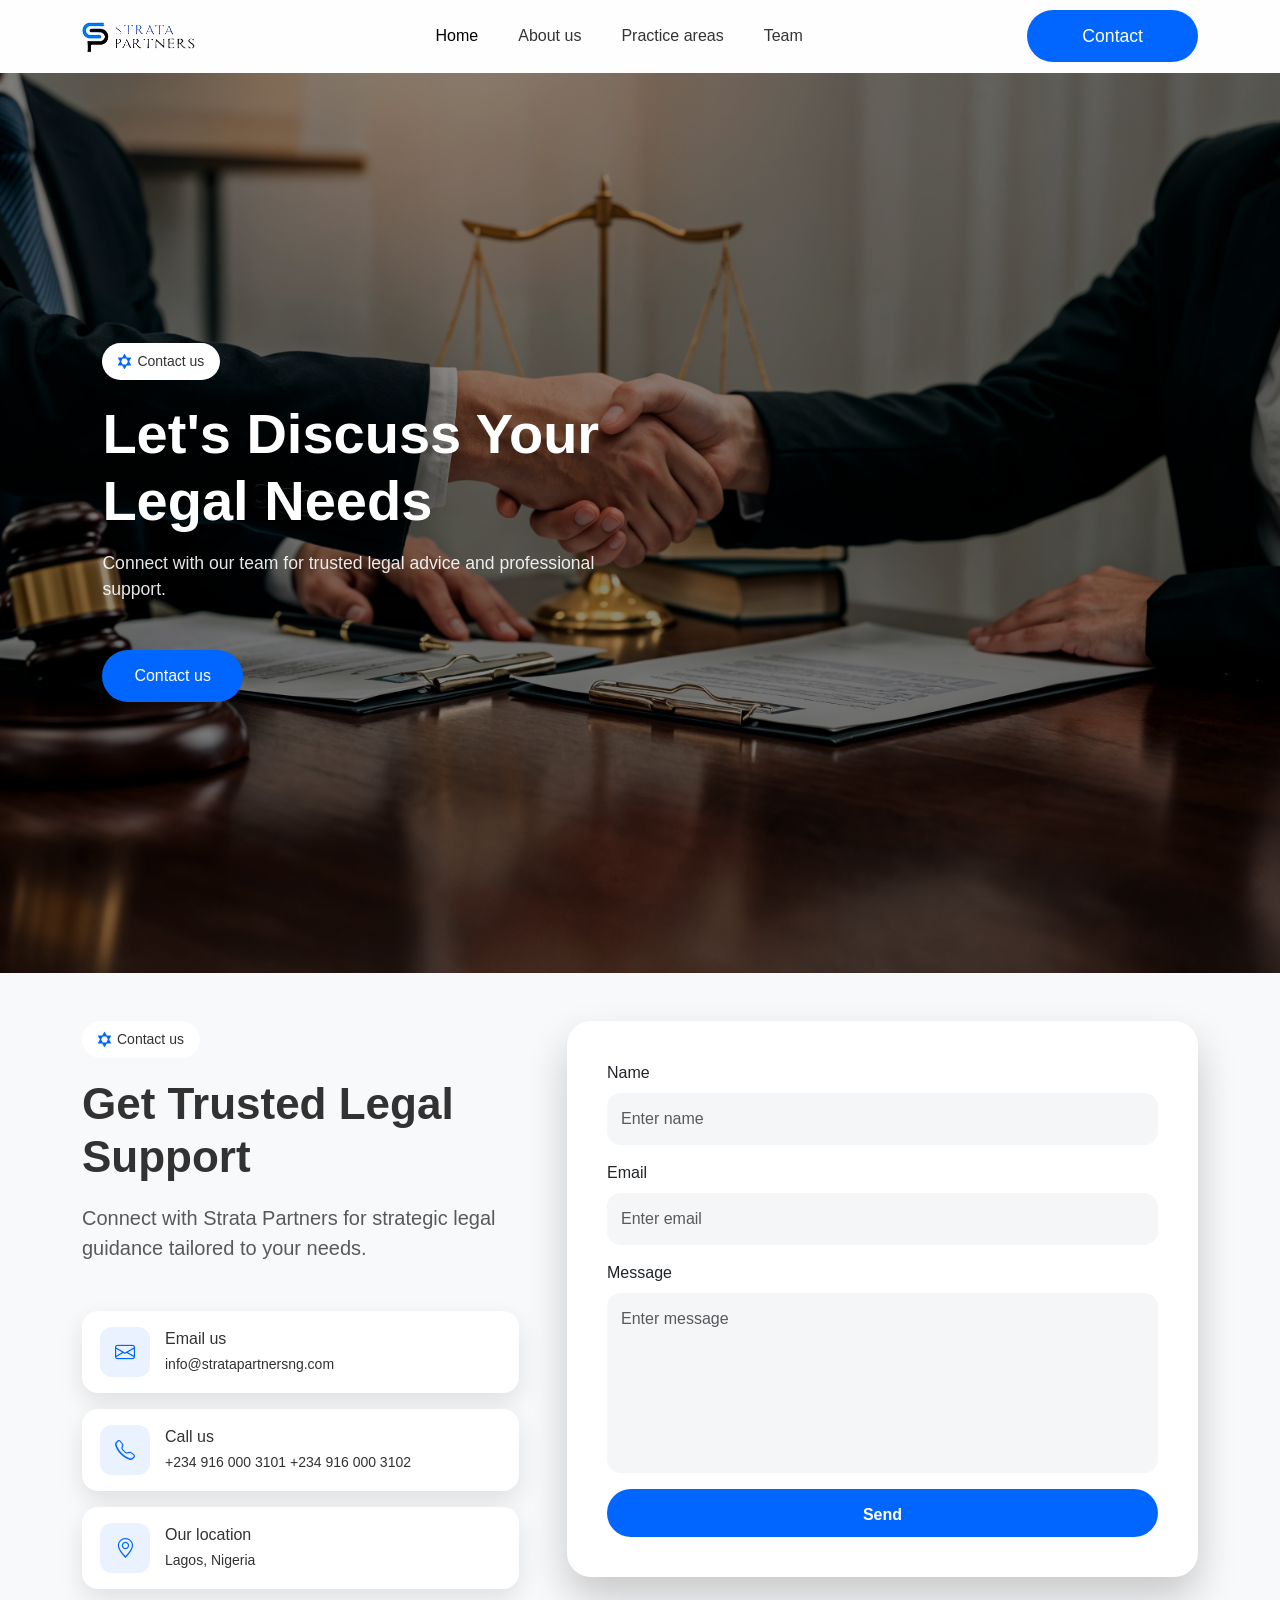
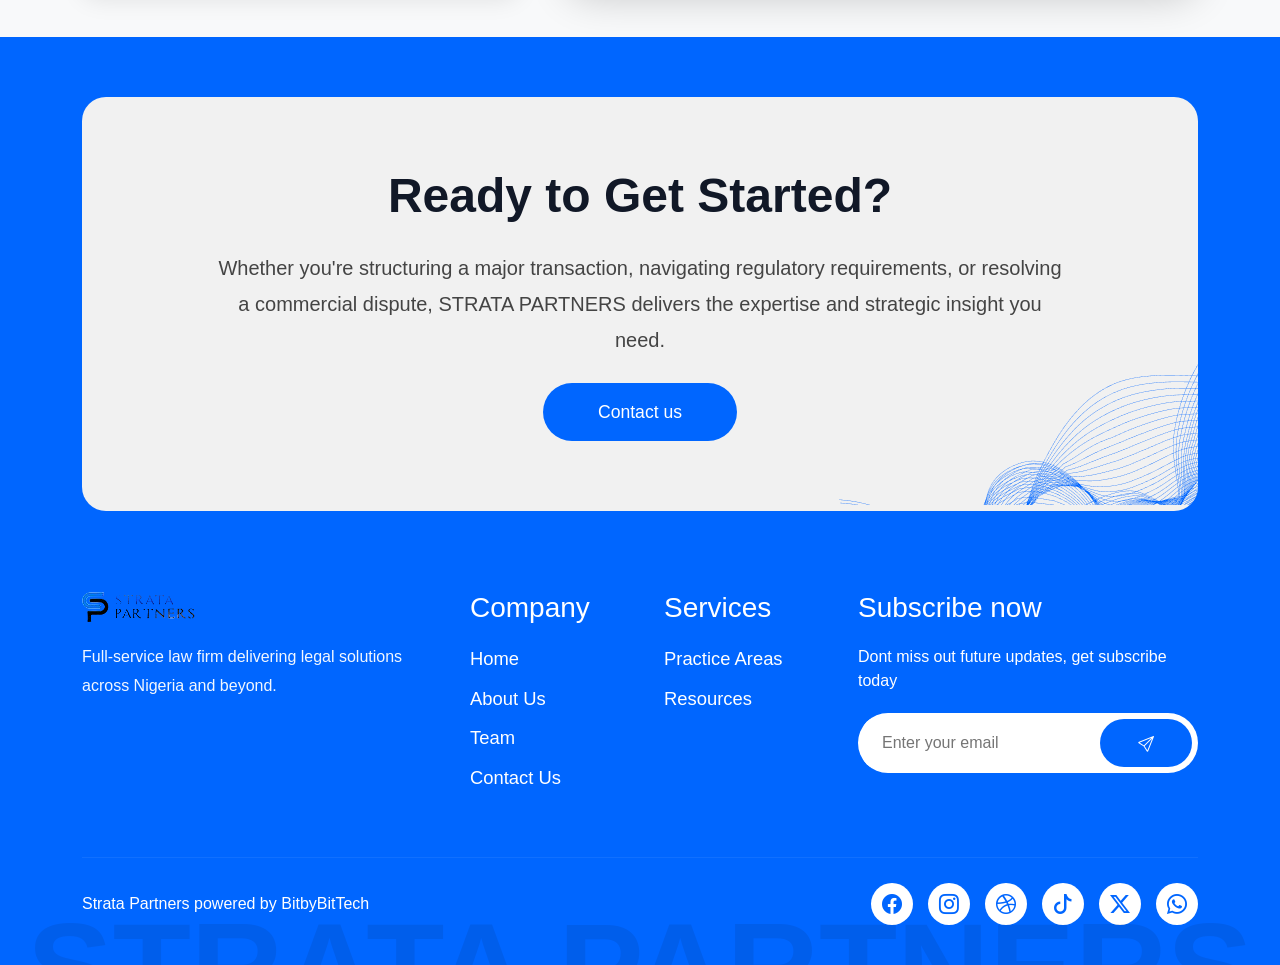
<file: contact.html>
<!doctype html>
<html lang="en">
  <head>
    <meta charset="UTF-8" />
    <meta name="viewport" content="width=device-width, initial-scale=1.0" />
    <title>Strata Partners | Contact Us</title>
    <link rel="shortcut icon" href="images/logo.png" type="image/x-icon" />
    <link
      rel="stylesheet"
      href="https://cdn.jsdelivr.net/npm/bootstrap@5.3.8/dist/css/bootstrap.min.css"
    />
    <link
      href="https://cdn.jsdelivr.net/npm/bootstrap-icons@1.11.3/font/bootstrap-icons.css"
      rel="stylesheet"
    />
    <link rel="stylesheet" href="css/index.css" />
    <link rel="stylesheet" href="css/navbar.css" />
    <link rel="stylesheet" href="css/footer.css" />
    <link rel="stylesheet" href="css/contact.css" />
  </head>
  <body>
    <!-- Include the navbar -->
    <div class="navbarContainer"></div>
    <section class="hero-section">
      <div class="hero-content">
        <!-- small badge -->
        <button class="badge-btn">
          <img src="images/contact_icon.png" alt="" class="img-fluid" />
          Contact us
        </button>

        <!-- heading -->
        <h1 class="hero-title">
          Let's Discuss Your <br />
          Legal Needs
        </h1>

        <!-- paragraph -->
        <p class="hero-text">
          Connect with our team for trusted legal advice and professional
          support.
        </p>

        <!-- buttons -->
        <div class="d-flex btn-group-custom mt-5">
          <!-- <button class="btn btn-primary-custom" role="link"> -->
            <a href="contact.html" class="btn btn-primary-custom" style="text-decoration: none; color: white"
              >Contact us</a
            >
          <!-- </button> -->
        </div>
      </div>
    </section>

    <div class="container py-5">
      <div class="row g-5 align-items-start">
        <!-- LEFT SIDE -->
        <div class="col-lg-5 left-section">
          <button class="badge-btn">
            <img src="images/contact_icon.png" alt="" class="img-fluid" />
            Contact us
          </button>

          <h1 class="title">Get Trusted Legal Support</h1>

          <p class="desc">
            Connect with Strata Partners for strategic legal guidance tailored
            to your needs.
          </p>

          <div class="mt-5 d-grid gap-3">
            <!-- Email -->
            <div class="info-card">
              <div class="icon-box">
                <i class="bi bi-envelope"></i>
              </div>
              <div>
                <h6 class="mb-1">Email us</h6>
                <small>info@stratapartnersng.com</small>
              </div>
            </div>

            <!-- Call -->
            <div class="info-card">
              <div class="icon-box">
                <i class="bi bi-telephone"></i>
              </div>
              <div>
                <h6 class="mb-1">Call us</h6>
                <small>+234 916 000 3101 +234 916 000 3102</small>
              </div>
            </div>

            <!-- Location -->
            <div class="info-card">
              <div class="icon-box">
                <i class="bi bi-geo-alt"></i>
              </div>
              <div>
                <h6 class="mb-1">Our location</h6>
                <small>Lagos, Nigeria</small>
              </div>
            </div>
          </div>
        </div>

        <!-- RIGHT SIDE FORM -->
        <div class="col-lg-7">
          <div class="form-card">
            <form id="contactForm" action="sendmail.php" method="post">
              <div class="mb-3">
                <label class="form-label">Name</label>
                <input
                  type="text"
                  class="form-control"
                  placeholder="Enter name"
                  name="fullname"
                />
              </div>

              <div class="mb-3">
                <label class="form-label">Email</label>
                <input
                  type="email"
                  class="form-control"
                  placeholder="Enter email"
                  name="email"
                />
              </div>

              <div class="mb-3">
                <label class="form-label">Message</label>
                <textarea
                  class="form-control"
                  placeholder="Enter message"
                  name="message"
                ></textarea>
              </div>

              <button type="submit" class="send-btn">Send</button>
            </form>
          </div>
        </div>
      </div>
    </div>

    <!-- Include the footer -->
    <div class="footerContainer"></div>
    <script>
      fetch("navbar.html")
        .then((response) => response.text())
        .then((data) => {
          document.querySelector(".navbarContainer").innerHTML = data;
        });
    </script>
    <script>
      fetch("footer.html")
        .then((response) => response.text())
        .then((data) => {
          document.querySelector(".footerContainer").innerHTML = data;
        });
    </script>
    <script src="contact.js"></script>

    <script src="https://cdn.jsdelivr.net/npm/bootstrap@5.3.8/dist/js/bootstrap.bundle.min.js"></script>
  </body>
</html>
</file>
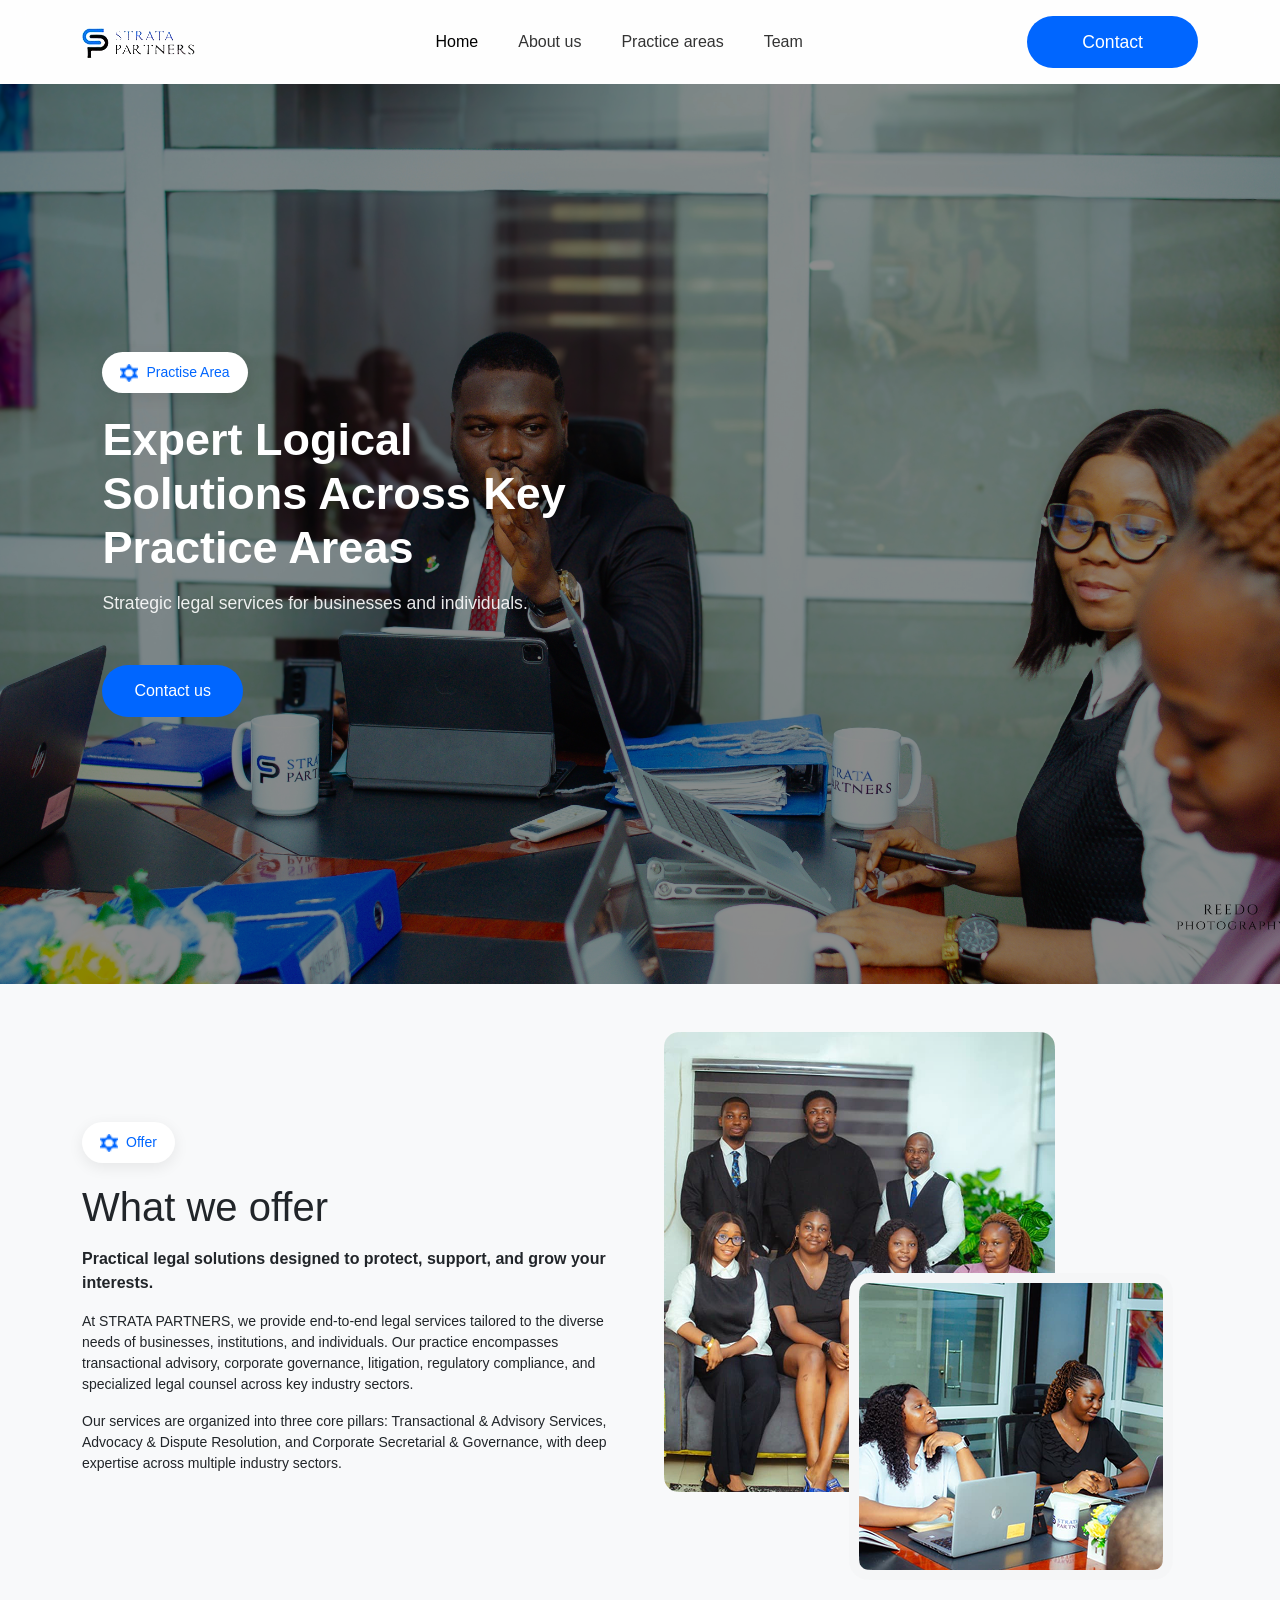
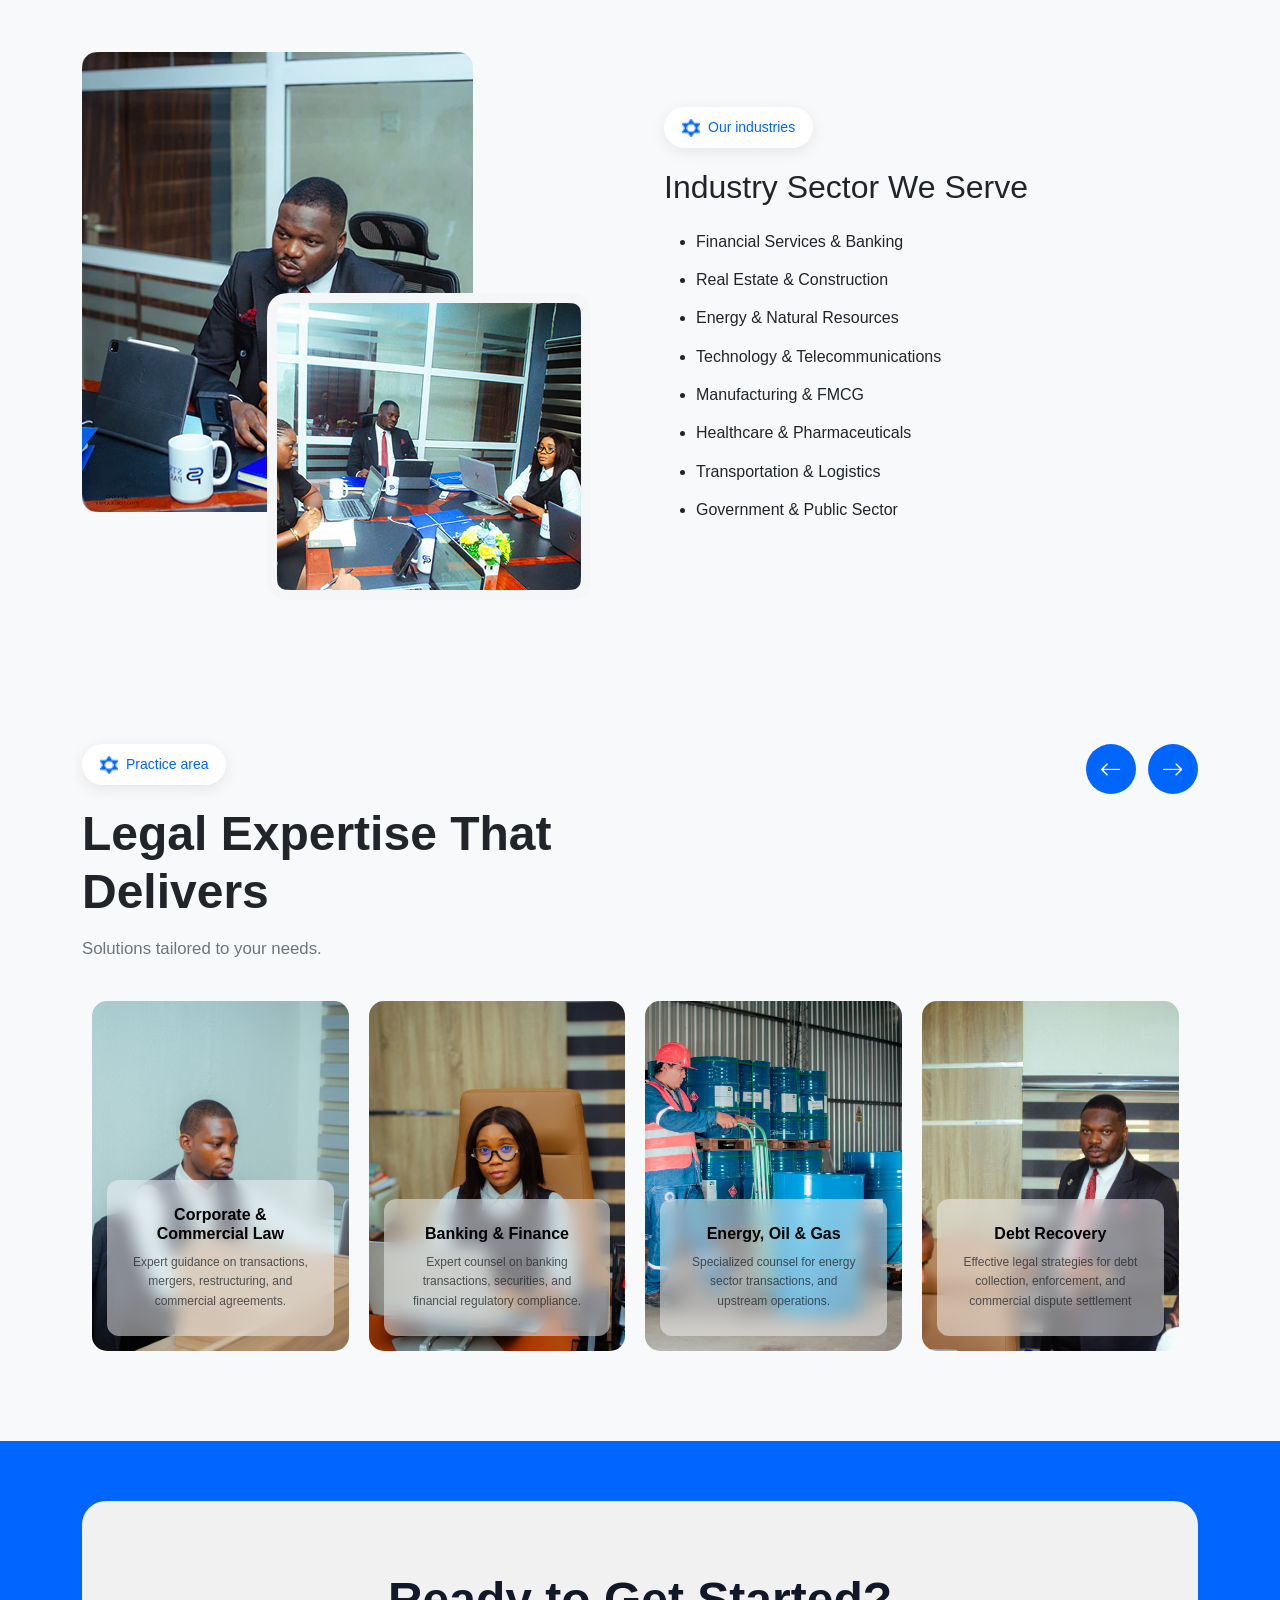
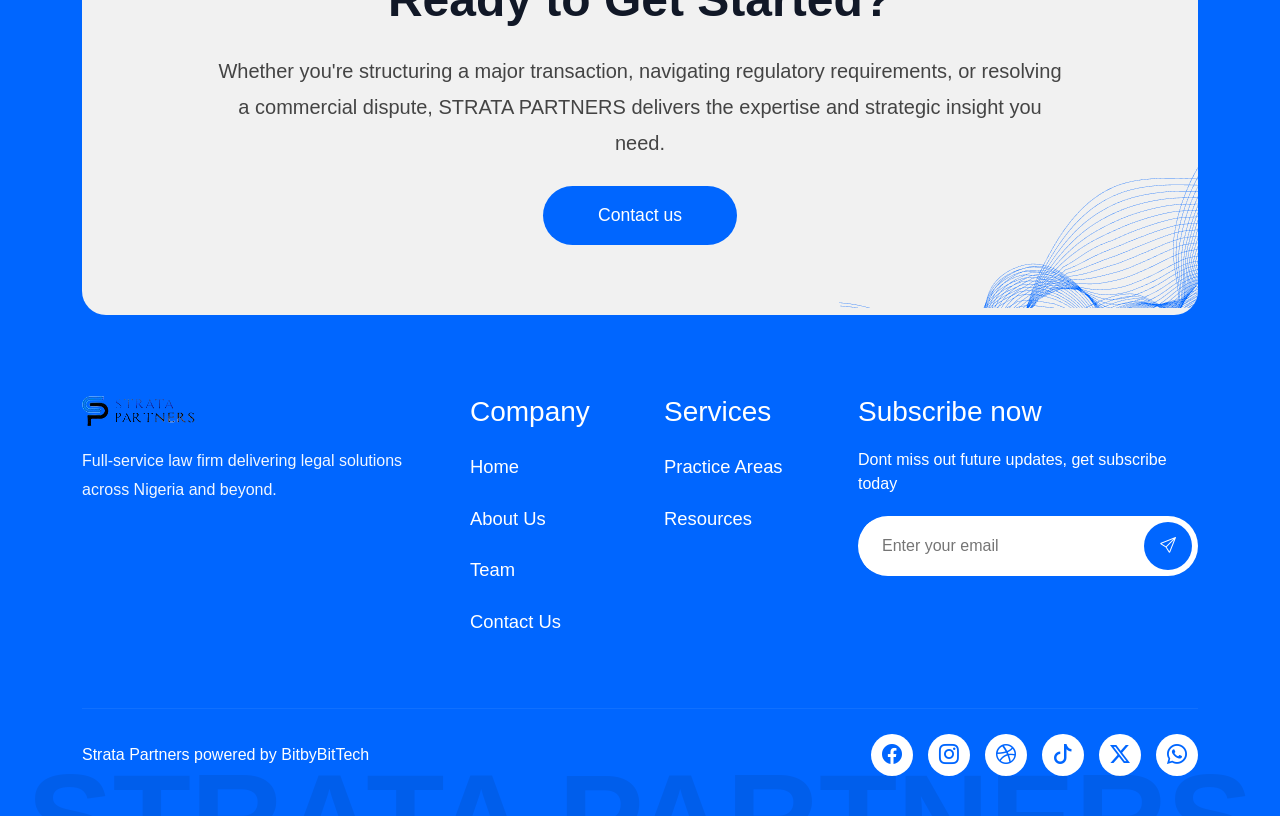
<file: practice-area.html>
<!doctype html>
<html lang="en">
  <head>
    <meta charset="UTF-8" />
    <meta name="viewport" content="width=device-width, initial-scale=1.0" />
    <title>Strata Partners | Practise Area</title>

    <link rel="shortcut icon" href="images/logo.png" type="image/x-icon" />
    <link
      rel="stylesheet"
      href="https://cdn.jsdelivr.net/npm/bootstrap@5.3.8/dist/css/bootstrap.min.css"
    />
    <link
      href="https://cdn.jsdelivr.net/npm/bootstrap-icons@1.11.3/font/bootstrap-icons.css"
      rel="stylesheet"
    />

    <link rel="stylesheet" href="css/index.css" type="text/css" />
    <link rel="stylesheet" href="css/practise-area.css" type="text/css" />
    <link rel="stylesheet" href="css/navbar.css" type="text/css" />
    <link rel="stylesheet" href="css/footer.css" type="text/css" />
  </head>

  <body>
    <!-- Include the navbar -->
    <div class="navbarContainer"></div>

    <!--hero section-->
    <section class="hero-section">
      <div class="hero-content">
        <!-- small badge -->
        <button class="badge-btn">
          <img src="images/contact_icon.png" alt="" class="img-fluid" />
          Practise Area
        </button>

        <!-- heading -->
        <h1 class="hero-title">
          Expert Logical Solutions Across Key Practice Areas
        </h1>

        <!-- paragraph -->
        <p class="hero-text">
          Strategic legal services for businesses and individuals.
        </p>

        <!-- buttons -->
        <div class="d-flex btn-group-custom mt-5">
          <!-- <button class="btn btn-primary-custom" role="link"> -->
          <a
            href="contact.html"
            class="btn btn-primary-custom"
            style="text-decoration: none; color: white"
            >Contact us</a
          >
          <!-- </button> -->
        </div>
      </div>
    </section>

    <!--main content-->
    <div class="container mt-5">
      <div class="row align-items-center g-5 mb-5">
        <div class="col-lg-6 mb-4">
          <button class="badge-btn">
            <img src="images/contact_icon.png" alt="" class="img-fluid" />
            Offer
          </button>
          <h1 class="mb-3">What we offer</h1>
          <p class="fw-bold">
            Practical legal solutions designed to protect, support, and grow
            your interests.
          </p>
          <p class="small">
            At STRATA PARTNERS, we provide end-to-end legal services tailored to
            the diverse needs of businesses, institutions, and individuals. Our
            practice encompasses transactional advisory, corporate governance,
            litigation, regulatory compliance, and specialized legal counsel
            across key industry sectors.
          </p>
          <p class="small">
            Our services are organized into three core pillars: Transactional &
            Advisory Services, Advocacy & Dispute Resolution, and Corporate
            Secretarial & Governance, with deep expertise across multiple
            industry sectors.
          </p>
        </div>
        <div class="col-lg-6 mb-4">
          <img src="images/practice_area.png" alt="" class="img-fluid" />
        </div>
      </div>
      <div class="row align-items-center g-5 mb-5 hero-practice-container">
        <div class="col-lg-6 mb-3">
          <img src="images/practice_area2.png" alt="" class="img-fluid" />
        </div>
        <div class="col-lg-6 mb-3">
          <button class="badge-btn">
            <img src="images/contact_icon.png" alt="" class="img-fluid" />
            Our industries
          </button>
          <h2 class="mb-3">Industry Sector We Serve</h2>
          <ul>
            <li>Financial Services & Banking</li>
            <li>Real Estate & Construction</li>
            <li>Energy & Natural Resources</li>
            <li>Technology & Telecommunications</li>
            <li>Manufacturing & FMCG</li>
            <li>Healthcare & Pharmaceuticals</li>
            <li>Transportation & Logistics</li>
            <li>Government & Public Sector</li>
          </ul>
        </div>
      </div>
    </div>

    <!-- Practice Area -->
    <section class="portfolio-section">
      <div class="container">
        <!-- HEADER -->
        <div class="section-header">
          <div class="header-content">
            <button class="badge-btn">
              <img src="images/contact_icon.png" alt="" />
              Practice area
            </button>

            <h2 class="section-title">
              Legal Expertise That <br />
              Delivers
            </h2>

            <p class="section-desc">Solutions tailored to your needs.</p>
          </div>

          <!-- ARROWS -->
          <div class="carousel-buttons">
            <button class="custom-btn" type="button" id="prevBtn">
              <i class="bi bi-arrow-left"></i>
            </button>

            <button class="custom-btn" type="button" id="nextBtn">
              <i class="bi bi-arrow-right"></i>
            </button>
          </div>
        </div>

        <!-- CAROUSEL -->
        <div class="carousel-wrapper">
          <div class="carousel-track" id="carouselTrack">
            <!-- CARD -->
            <div class="team-card">
              <img src="images/DSC_0712.jpg" />
              <div class="overlay">
                <h6>Corporate & Commercial Law</h6>
                <p class="small text-muted">
                  Expert guidance on transactions, mergers, restructuring, and
                  commercial agreements.
                </p>
              </div>
            </div>

            <div class="team-card">
              <img src="images/DSC_0763.jpg" />
              <div class="overlay">
                <h6>Banking & Finance</h6>
                <p class="small text-muted">
                  Expert counsel on banking transactions, securities, and
                  financial regulatory compliance.
                </p>
              </div>
            </div>

            <div class="team-card">
              <img src="images/energy.jpg" />
              <div class="overlay">
                <h6>Energy, Oil & Gas</h6>
                <p class="text-muted">
                  Specialized counsel for energy sector transactions, and
                  upstream operations.
                </p>
              </div>
            </div>

            <div class="team-card">
              <img src="images/DSC_0737.jpg" />
              <div class="overlay">
                <h6>Debt Recovery</h6>
                <p class="text-muted">
                  Effective legal strategies for debt collection, enforcement,
                  and commercial dispute settlement
                </p>
              </div>
            </div>

            <div class="team-card">
              <img src="images/DSC_0716.jpg" />
              <div class="overlay">
                <h6>Real Estate</h6>
                <p class="text-muted">
                  End-to-end legal support for property transactions, and
                  property portfolio management
                </p>
              </div>
            </div>

            <div class="team-card">
              <img src="images/DSC_0770.jpg" />
              <div class="overlay">
                <h6>Dispute Resolution</h6>
                <p class="text-muted">
                  Strategic representation before courts, tribunals, and
                  alternative dispute resolution forums.
                </p>
              </div>
            </div>

            <div class="team-card">
              <img src="images/DSC_0786.jpg" />
              <div class="overlay">
                <h6>Company Secretarial</h6>
                <p class="text-muted">
                  Full-spectrum corporate secretarial support and regulatory
                  compliance.
                </p>
              </div>
            </div>

            <div class="team-card">
              <img src="images/DSC_0745.jpg" />
              <div class="overlay">
                <h6>Employment & Labour Law</h6>
                <p class="text-muted">
                  Comprehensive advisory on employment contracts, industrial
                  relations and HR legal matters.
                </p>
              </div>
            </div>
          </div>
        </div>
      </div>
    </section>

    <!-- Include the footer -->
    <div class="footerContainer"></div>
    <script>
      fetch("navbar.html")
        .then((response) => response.text())
        .then((data) => {
          document.querySelector(".navbarContainer").innerHTML = data;
        });
    </script>
    <script>
      fetch("footer.html")
        .then((response) => response.text())
        .then((data) => {
          document.querySelector(".footerContainer").innerHTML = data;
        });
    </script>
    <script src="https://cdn.jsdelivr.net/npm/bootstrap@5.3.8/dist/js/bootstrap.bundle.min.js"></script>
    <script src="carousel.js"></script>
  </body>
</html>
</file>
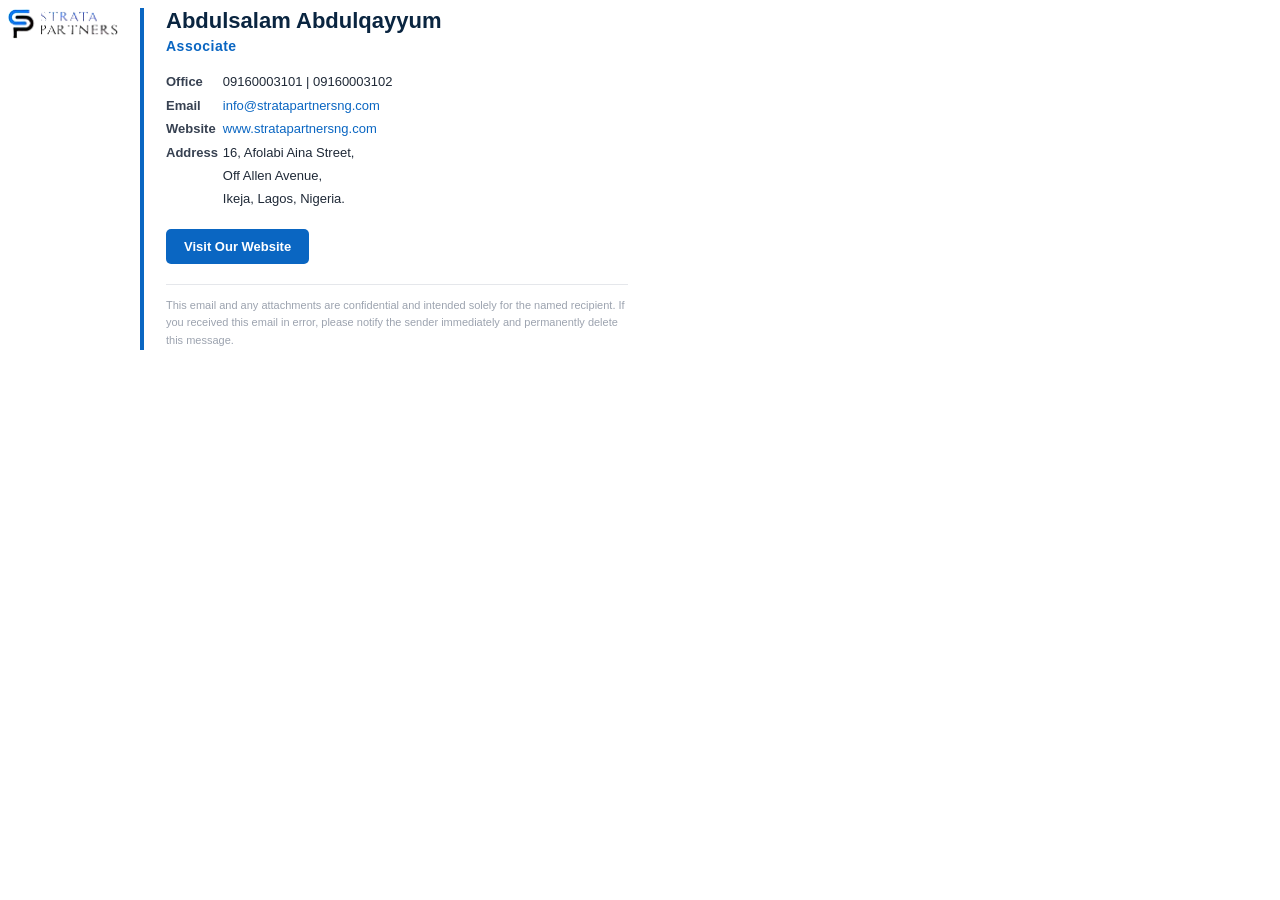
<file: signature.html>
<!doctype html>
<html lang="en">
  <head>
    <meta charset="UTF-8" />
    <meta name="viewport" content="width=device-width, initial-scale=1.0" />
    <title>Document</title>
  </head>
  <body>
    <table
      cellpadding="0"
      cellspacing="0"
      border="0"
      role="presentation"
      style="
        max-width: 620px;
        width: 100%;
        font-family: &quot;Segoe UI&quot;, Arial, sans-serif;
        color: #1f2937;
      "
    >
      <tr>
        <!-- Logo -->
        <td valign="top" style="padding-right: 22px">
          <img
            src="images/logo.png"
            width="110"
            alt="Strata Partners"
            style="display: block; border: 0; max-width: 110px; height: auto"
          />
        </td>

        <!-- Divider -->
        <td style="width: 4px; background: #0a66c2"></td>

        <!-- Content -->
        <td valign="top" style="padding-left: 22px">
          <!-- Name -->
          <div
            style="
              font-size: 22px;
              font-weight: 700;
              color: #0a2540;
              line-height: 1.2;
            "
          >
            Abdulsalam Abdulqayyum
          </div>

          <!-- Position -->
          <div
            style="
              margin-top: 4px;
              font-size: 14px;
              font-weight: 600;
              color: #0a66c2;
              letter-spacing: 0.5px;
            "
          >
            Associate
          </div>

          <!-- Contact -->
          <table
            cellpadding="0"
            cellspacing="0"
            border="0"
            style="margin-top: 16px; font-size: 13px; line-height: 1.8"
          >
            <tr>
              <td style="font-weight: 600; color: #374151">Office</td>
              <td>09160003101 | 09160003102</td>
            </tr>

            <tr>
              <td style="font-weight: 600; color: #374151">Email</td>
              <td>
                <a
                  href="mailto:info@stratapartnersng.com"
                  style="color: #0a66c2; text-decoration: none"
                >
                  info@stratapartnersng.com
                </a>
              </td>
            </tr>

            <tr>
              <td style="font-weight: 600; color: #374151">Website &nbsp;</td>
              <td>
                <a
                  href="https://www.stratapartnersng.com"
                  style="color: #0a66c2; text-decoration: none"
                >
                  www.stratapartnersng.com
                </a>
              </td>
            </tr>

            <tr>
              <td valign="top" style="font-weight: 600; color: #374151">
                Address
              </td>

              <td>
                16, Afolabi Aina Street,<br />
                Off Allen Avenue,<br />
                Ikeja, Lagos, Nigeria.
              </td>
            </tr>
          </table>

          <!-- CTA -->
          <div style="margin-top: 18px">
            <a
              href="https://www.stratapartnersng.com"
              style="
                background: #0a66c2;
                color: #ffffff;
                text-decoration: none;
                padding: 10px 18px;
                border-radius: 5px;
                display: inline-block;
                font-size: 13px;
                font-weight: 600;
              "
            >
              Visit Our Website
            </a>
          </div>

          <!-- Divider -->
          <div style="margin-top: 20px; border-top: 1px solid #e5e7eb"></div>

          <!-- Disclaimer -->
          <div
            style="
              margin-top: 12px;
              font-size: 11px;
              color: #9ca3af;
              line-height: 1.6;
            "
          >
            This email and any attachments are confidential and intended solely
            for the named recipient. If you received this email in error, please
            notify the sender immediately and permanently delete this message.
          </div>
        </td>
      </tr>
      <!-- former mx:131.153.147.98 -->
    </table>
  </body>
</html>
</file>
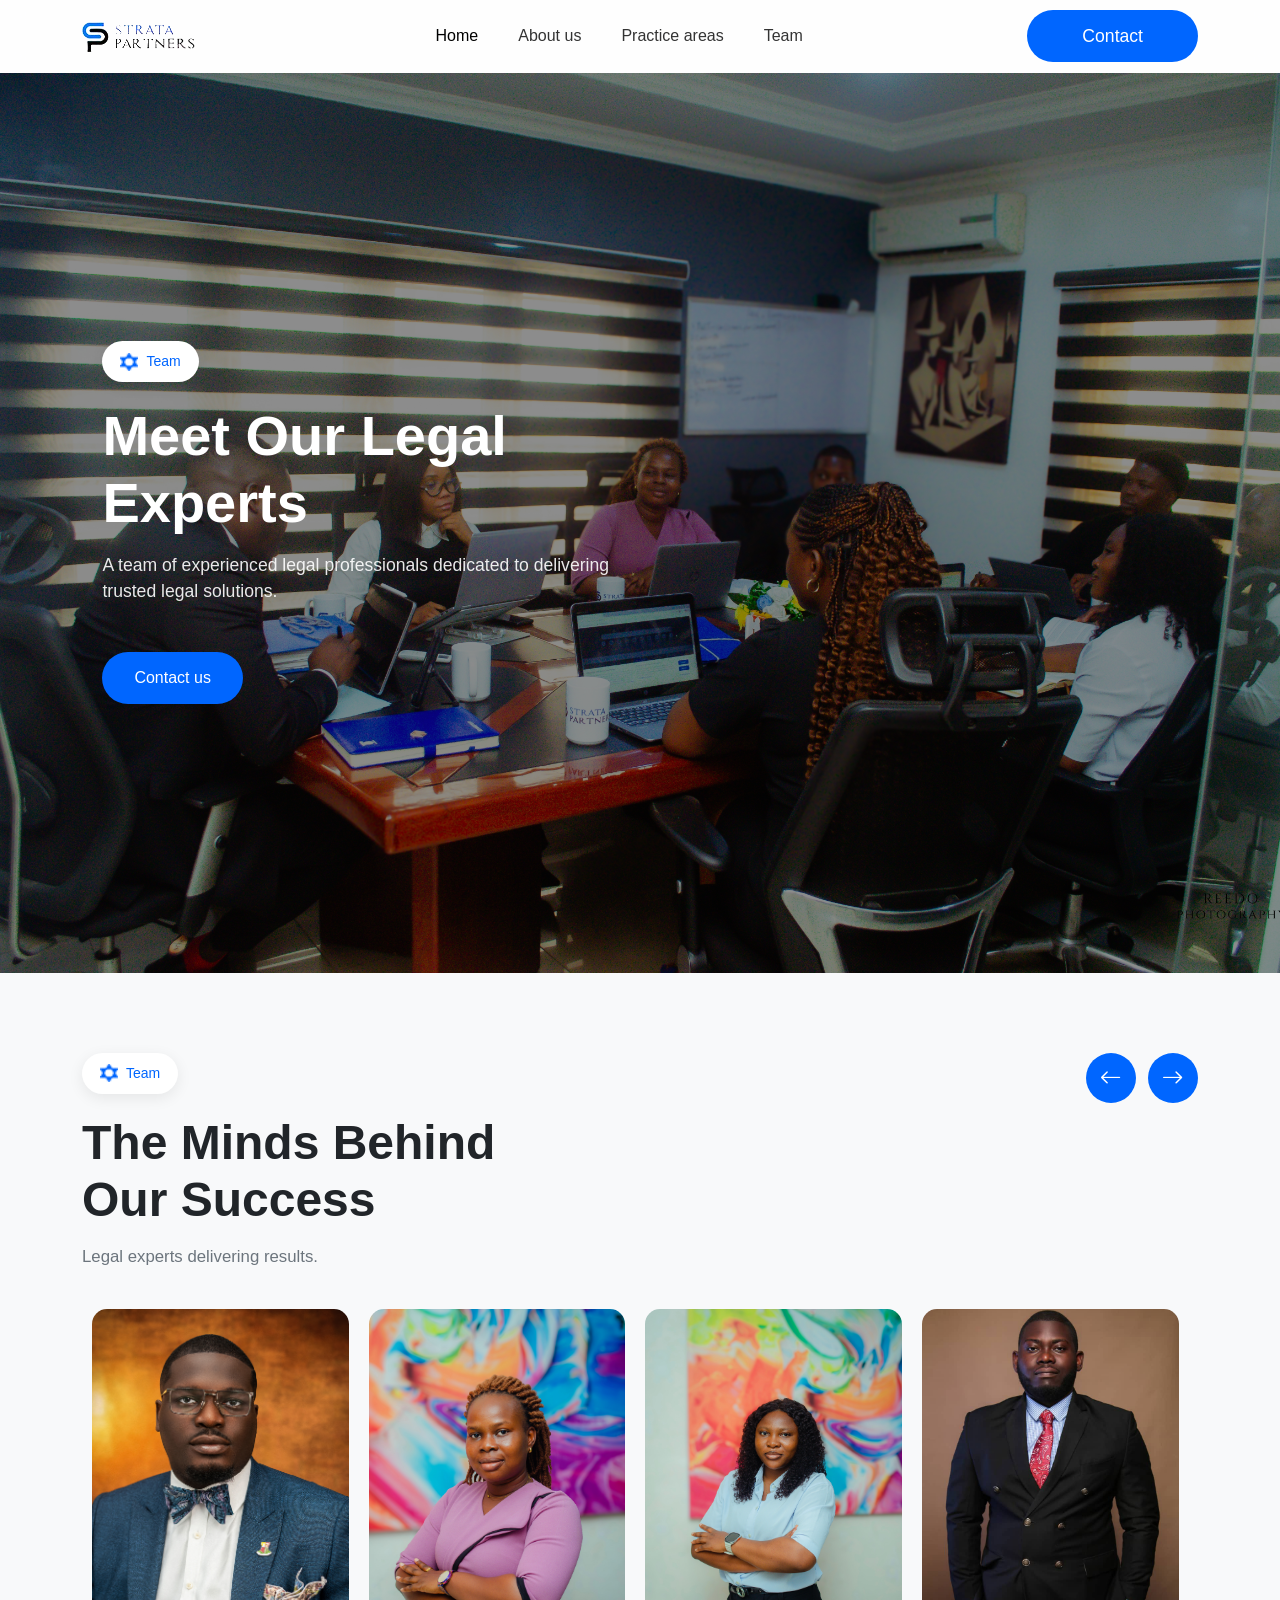
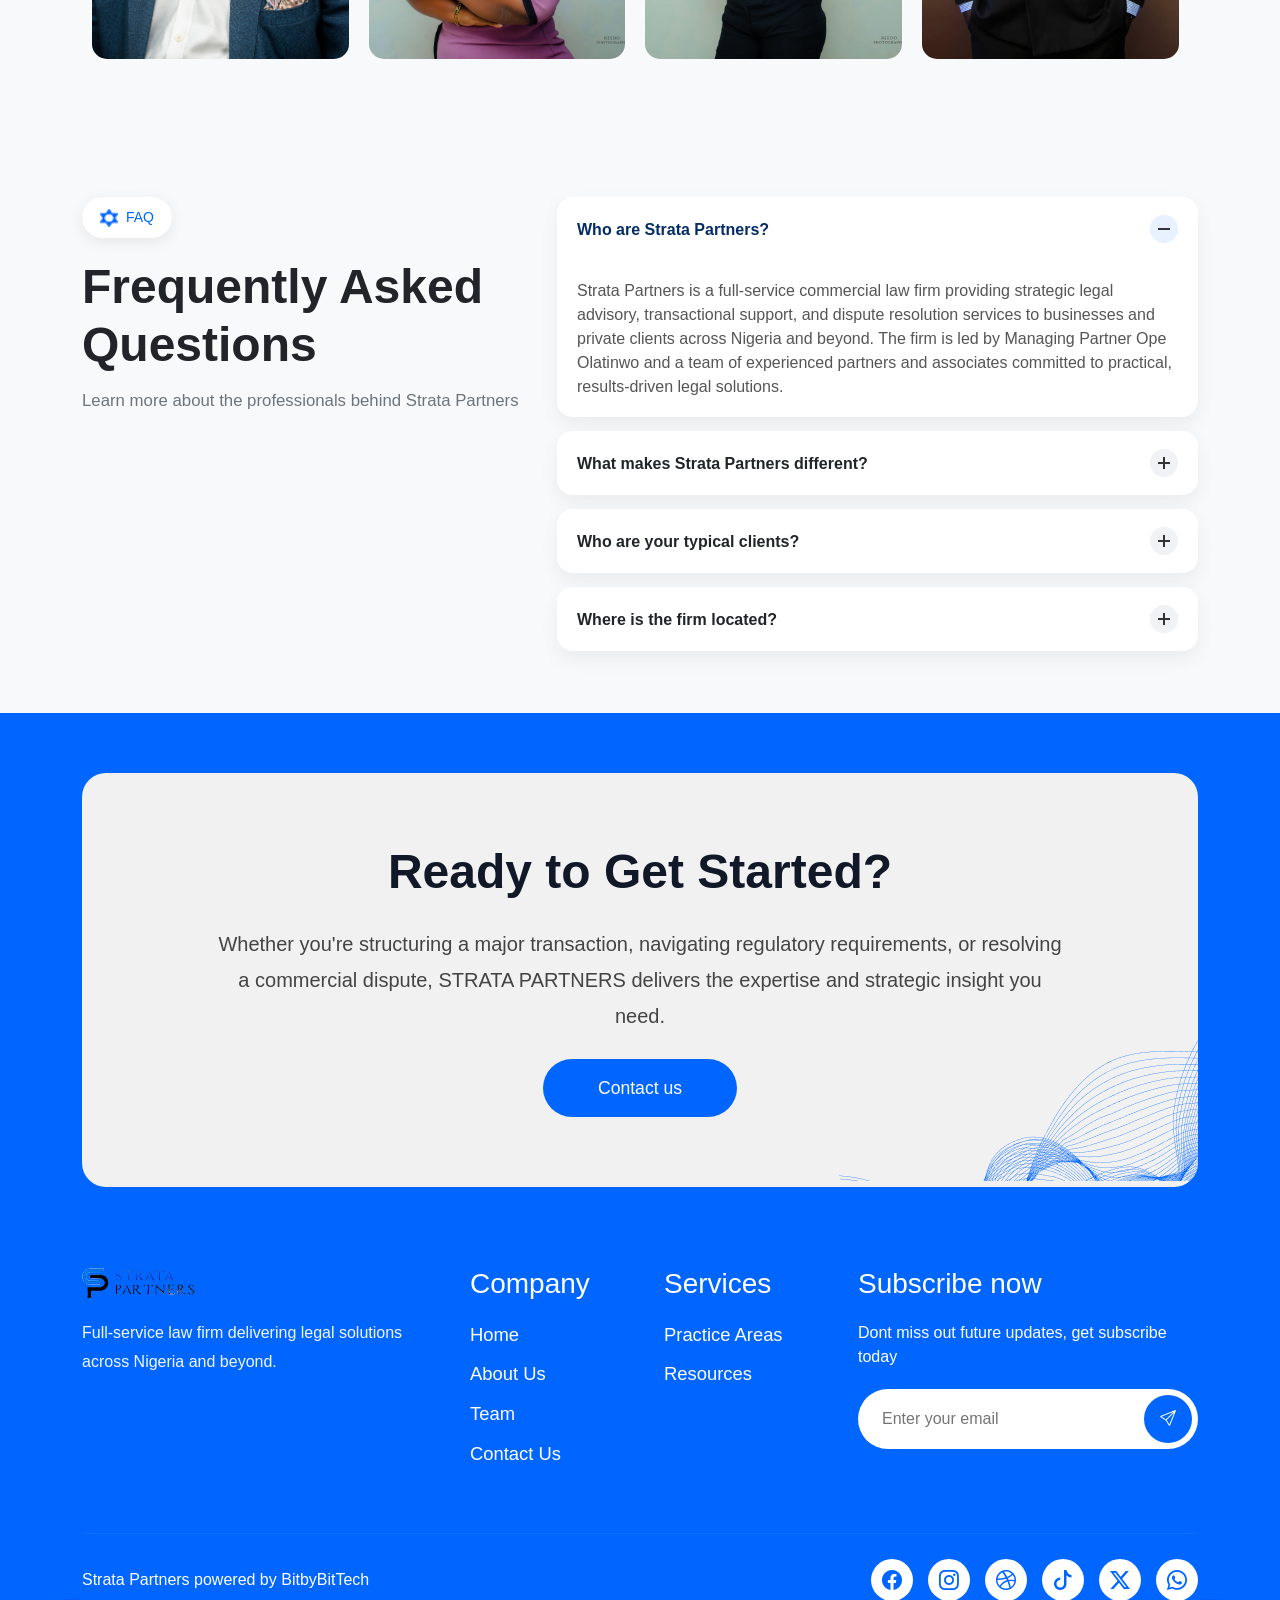
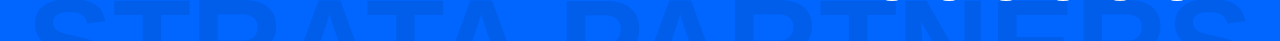
<file: team.html>
<!doctype html>
<html lang="en">
  <head>
    <meta charset="UTF-8" />
    <meta name="viewport" content="width=device-width, initial-scale=1.0" />
    <title>Strata Partners | Teams</title>
    <link rel="shortcut icon" href="images/logo.png" type="image/x-icon" />
    <link
      rel="stylesheet"
      href="https://cdn.jsdelivr.net/npm/bootstrap@5.3.8/dist/css/bootstrap.min.css"
    />
    <link
      href="https://cdn.jsdelivr.net/npm/bootstrap-icons@1.11.3/font/bootstrap-icons.css"
      rel="stylesheet"
    />
    <link rel="stylesheet" href="css/index.css" />
    <link rel="stylesheet" href="css/navbar.css" />
    <link rel="stylesheet" href="css/footer.css" />
    <link rel="stylesheet" href="css/team.css" />
  </head>
  <body>
    <!-- Include the navbar -->
    <div class="navbarContainer"></div>

    <section class="hero-section">
      <div class="hero-content">
        <!-- small badge -->
        <button class="badge-btn">
          <img src="images/contact_icon.png" alt="" class="img-fluid" />
          Team
        </button>

        <!-- heading -->
        <h1 class="hero-title">Meet Our Legal Experts</h1>

        <!-- paragraph -->
        <p class="hero-text">
          A team of experienced legal professionals dedicated to delivering
          trusted legal solutions.
        </p>

        <!-- buttons -->
        <div class="d-flex btn-group-custom mt-5">
          <!-- <button class="btn btn-primary-custom" role="link"> -->
            <a href="contact.html" class="btn btn-primary-custom" style="text-decoration: none; color: white"
              >Contact us</a
            >
          <!-- </button> -->
        </div>
      </div>
    </section>

    <section class="portfolio-section">
      <div class="container">
        <!-- HEADER -->
        <div class="section-header">
          <div class="header-content">
            <button class="badge-btn">
              <img src="images/contact_icon.png" alt="" />
              Team
            </button>

            <h2 class="section-title">
              The Minds Behind <br />
              Our Success
            </h2>

            <p class="section-desc">Legal experts delivering results.</p>
          </div>

          <!-- ARROWS -->
          <div class="carousel-buttons">
            <button class="custom-btn" type="button" id="prevBtn">
              <i class="bi bi-arrow-left"></i>
            </button>

            <button class="custom-btn" type="button" id="nextBtn">
              <i class="bi bi-arrow-right"></i>
            </button>
          </div>
        </div>

        <!-- CAROUSEL -->
        <div class="carousel-wrapper">
          <div class="carousel-track" id="carouselTrack">
            <!-- CARD -->
            <div
              class="team-card"
              data-bs-toggle="modal"
              data-bs-target="#exampleModal"
            >
              <img src="images/ope.jpeg" />
              <div class="overlay">
                <h4>Ope Olatinwo</h4>
                <p>Managing Partner of Strata Partners</p>
                <div class="social-icons mt-3">
                  <a href="#"><i class="bi bi-facebook"></i></a>
                  <a href="#"><i class="bi bi-instagram"></i></a>
                  <a href="#"><i class="bi bi-twitter-x"></i></a>
                  <a href="#"><i class="bi bi-linkedin"></i></a>
                </div>
              </div>
            </div>

            <div
              class="team-card"
              data-bs-toggle="modal"
              data-bs-target="#exampleModal1"
            >
              <img src="images/deborah.jpg" />
              <div class="overlay">
                <h4>Deborah Lafuah-James</h4>
                <p>Senior Associate</p>
                <div class="social-icons mt-3">
                  <a href="#"><i class="bi bi-facebook"></i></a>
                  <a href="#"><i class="bi bi-instagram"></i></a>
                  <a href="#"><i class="bi bi-twitter-x"></i></a>
                  <a href="www.linkedin.com/in/deborah-lafua-james-9b70a71aa"
                    ><i class="bi bi-linkedin"></i
                  ></a>
                </div>
              </div>
            </div>

            <div
              class="team-card"
              data-bs-toggle="modal"
              data-bs-target="#exampleModal2"
            >
              <img src="images/moyosola.jpg" />
              <div class="overlay">
                <h4>Moyosola Fajana</h4>
                <p>Associate</p>
                <div class="social-icons mt-3">
                  <a href="#"><i class="bi bi-facebook"></i></a>
                  <a
                    href="https://www.instagram.com/fajanamoyosola?igsh=bXRqNmh0cDNoY2I2&utm_source=qr"
                    ><i class="bi bi-instagram"></i
                  ></a>
                  <a href="#"><i class="bi bi-twitter-x"></i></a>
                  <a
                    href="https://www.linkedin.com/in/moyosola-fajana-a735461ba?utm_source=share_via&utm_content=profile&utm_medium=member_ios"
                    ><i class="bi bi-linkedin"></i
                  ></a>
                </div>
              </div>
            </div>

            <div class="team-card">
              <img src="images/deji.jpeg" />
              <div class="overlay">
                <h4>Deji Dalumo Esq</h4>
                <div class="social-icons mt-3">
                  <a href="#"><i class="bi bi-facebook"></i></a>
                  <a href="#"><i class="bi bi-instagram"></i></a>
                  <a href="#"><i class="bi bi-twitter-x"></i></a>
                  <a href="#"><i class="bi bi-linkedin"></i></a>
                </div>
              </div>
            </div>

            <div class="team-card">
              <img src="images/adesina.png" />
              <div class="overlay">
                <h4>Adesina M. Mustapha Esq.</h4>
                <div class="social-icons mt-3">
                  <a href="#"><i class="bi bi-facebook"></i></a>
                  <a href="#"><i class="bi bi-instagram"></i></a>
                  <a href="#"><i class="bi bi-twitter-x"></i></a>
                  <a href="#"><i class="bi bi-linkedin"></i></a>
                </div>
              </div>
            </div>

            <div class="team-card">
              <img src="images/qayyum.jpg" />
              <div class="overlay">
                <h4>Qayyum Abdulsalam</h4>
                <p>Associate</p>
                <div class="social-icons mt-3">
                  <a href="#"><i class="bi bi-facebook"></i></a>
                  <a href="#"><i class="bi bi-instagram"></i></a>
                  <a href="#"><i class="bi bi-twitter-x"></i></a>
                  <a href="#"><i class="bi bi-linkedin"></i></a>
                </div>
              </div>
            </div>

            <div
              class="team-card"
              data-bs-toggle="modal"
              data-bs-target="#exampleModal3"
            >
              <img src="images/cynthia.jpeg" />
              <div class="overlay">
                <h4>Chizoba Cynthia Okocha</h4>
                <p>Junior Associate</p>
                <div class="social-icons mt-3">
                  <a href="#"><i class="bi bi-facebook"></i></a>
                  <a href="#"><i class="bi bi-instagram"></i></a>
                  <a href="#"><i class="bi bi-twitter-x"></i></a>
                  <a href="#"><i class="bi bi-linkedin"></i></a>
                </div>
              </div>
            </div>

            <div class="team-card">
              <img src="images/lillian.jpg" />
              <div class="overlay">
                <h4>Lilian Chidimma</h4>
                <p>Human Resource Manager</p>
                <div class="social-icons mt-3">
                  <a href="#"><i class="bi bi-facebook"></i></a>
                  <a href="#"><i class="bi bi-instagram"></i></a>
                  <a href="#"><i class="bi bi-twitter-x"></i></a>
                  <a href="#"><i class="bi bi-linkedin"></i></a>
                </div>
              </div>
            </div>

            <div class="team-card">
              <img src="images/DSC_0648.jpg" />
              <div class="overlay">
                <h4>Chimin David Aondoniyya</h4>
                <p>Litigation Executive</p>
                <div class="social-icons mt-3">
                  <a href="#"><i class="bi bi-facebook"></i></a>
                  <a href="#"><i class="bi bi-instagram"></i></a>
                  <a href="#"><i class="bi bi-twitter-x"></i></a>
                  <a href="#"><i class="bi bi-linkedin"></i></a>
                </div>
              </div>
            </div>

            <div class="team-card">
              <img src="images/tomiwa.jpg" />
              <div class="overlay">
                <h4>Tomiwa Ajibona</h4>
                <p>Information Officer</p>
                <div class="social-icons mt-3">
                  <a href="#"><i class="bi bi-facebook"></i></a>
                  <a href="#"><i class="bi bi-instagram"></i></a>
                  <a href="#"><i class="bi bi-twitter-x"></i></a>
                  <a href="#"><i class="bi bi-linkedin"></i></a>
                </div>
              </div>
            </div>
          </div>
        </div>
      </div>
    </section>

    <!-- FAQ Section -->
    <div class="container mt-5 faq-section">
      <div class="row mb-5">
        <div class="col-lg-5 mb-4">
          <button class="badge-btn">
            <img src="images/contact_icon.png" alt="" />
            FAQ
          </button>
          <h2 class="section-title">Frequently Asked Questions</h2>
          <p class="section-desc">
            Learn more about the professionals behind Strata Partners
          </p>
        </div>
        <div class="col-lg-7">
          <div class="accordion custom-accordion" id="faq">
            <div class="accordion-item">
              <h2 class="accordion-header">
                <button
                  class="accordion-button"
                  data-bs-toggle="collapse"
                  data-bs-target="#q1"
                >
                  Who are Strata Partners?
                  <span class="icon"></span>
                </button>
              </h2>
              <div
                id="q1"
                class="accordion-collapse collapse show"
                data-bs-parent="#faq"
              >
                <div class="accordion-body">
                  Strata Partners is a full-service commercial law firm
                  providing strategic legal advisory, transactional support, and
                  dispute resolution services to businesses and private clients
                  across Nigeria and beyond. The firm is led by Managing Partner
                  Ope Olatinwo and a team of experienced partners and associates
                  committed to practical, results-driven legal solutions.
                </div>
              </div>
            </div>

            <div class="accordion-item">
              <h2 class="accordion-header">
                <button
                  class="accordion-button collapsed"
                  data-bs-toggle="collapse"
                  data-bs-target="#q2"
                >
                  What makes Strata Partners different?
                  <span class="icon"></span>
                </button>
              </h2>
              <div
                id="q2"
                class="accordion-collapse collapse"
                data-bs-parent="#faq"
              >
                <div class="accordion-body">
                  We combine deep legal expertise with commercial insight. Our
                  team approaches every matter not just as lawyers, but as
                  dealmakers and strategists who understand business realities,
                  regulatory environments, and long-term client goals.
                </div>
              </div>
            </div>

            <div class="accordion-item">
              <h2 class="accordion-header">
                <button
                  class="accordion-button collapsed"
                  data-bs-toggle="collapse"
                  data-bs-target="#q3"
                >
                  Who are your typical clients?
                  <span class="icon"></span>
                </button>
              </h2>
              <div
                id="q3"
                class="accordion-collapse collapse"
                data-bs-parent="#faq"
              >
                <div class="accordion-body">
                  We advise entrepreneurs, SMEs, corporate organisations,
                  investors, developers, agricultural businesses, and
                  high-net-worth individuals across sectors such as real estate,
                  infrastructure, finance, agriculture, manufacturing, and
                  technology.
                </div>
              </div>
            </div>
            <div class="accordion-item">
              <h2 class="accordion-header">
                <button
                  class="accordion-button collapsed"
                  data-bs-toggle="collapse"
                  data-bs-target="#q3"
                >
                  Where is the firm located?
                  <span class="icon"></span>
                </button>
              </h2>
              <div
                id="q3"
                class="accordion-collapse collapse"
                data-bs-parent="#faq"
              >
                <div class="accordion-body">
                  Our primary operations are in South West Nigeria, with a
                  strategic presence along the Lagos–Ibadan corridor, allowing
                  us to efficiently serve clients across Lagos, Ogun, and other
                  major commercial hubs.
                </div>
              </div>
            </div>
          </div>
        </div>
      </div>
    </div>

    <!-- Modal -->
    <div
      class="modal fade"
      tabindex="-1"
      id="exampleModal"
      aria-labelledby="exampleModalLabel"
      aria-hidden="true"
    >
      <div
        class="modal-dialog modal-lg modal-dialog-centered modal-dialog-scrollable"
      >
        <div class="modal-content">
          <div class="modal-header">
            <button
              type="button"
              class="btn-close"
              data-bs-dismiss="modal"
              aria-label="Close"
            ></button>
          </div>
          <div class="modal-body">
            <div class="row p-4">
              <div class="col-lg-4">
                <img src="images/ope.jpeg" alt="" class="img-fluid rounded" />
              </div>
              <div class="col-lg-8">
                <h4 class="fw-bold">Ope Olatinwo</h4>
                <p class="small text-muted mb-3">
                  Managing Partner of Strata Partners
                </p>
                <p>
                  Ope Olatinwo is the Managing Partner of Strata Partners. He is
                  a commercially astute legal practitioner, dealmaker, and
                  strategist with a strong blend of advisory, transactional, and
                  dispute-resolution experience. He is particularly known for
                  structuring and negotiating complex transactions and for
                  delivering pragmatic legal solutions that align with clients'
                  commercial objectives.
                </p>
                <p>
                  He obtained his Bachelor's degree from the University of
                  Ilorin and proceeded to the Nigerian Law School, where he was
                  duly called to the Nigerian Bar. Upon his call, Ope commenced
                  his professional career at Paul Usoro & Co., where he gained
                  exposure to top-tier legal practice, including high-value
                  corporate advisory, regulatory compliance, and complex
                  commercial disputes.
                </p>
                <p>
                  Over the years, Ope has advised a wide range of corporate
                  entities and private clients on investment structuring,
                  mergers and acquisitions, joint ventures, real estate and
                  infrastructure transactions, regulatory compliance, and
                  cross-border commercial arrangements. He has led and supported
                  negotiations on several high-stakes transactions, bringing a
                  strategic and solution-driven approach that balances legal
                  risk with commercial realities.
                </p>
                <p>
                  In addition to his transactional practice, Ope has substantial
                  litigation experience and has represented clients before
                  various courts and tribunals across Nigeria, including the
                  Federal High Court, the National Industrial Court, and other
                  Superior Courts of Record. His litigation practice spans
                  commercial disputes, labour and employment matters,
                  contractual claims, and regulatory enforcement actions. He is
                  particularly skilled in deploying litigation as a strategic
                  tool in support of broader commercial outcomes.
                </p>
                <p>
                  As Managing Partner, Ope provides the Firm's strategic
                  leadership, overseeing its corporate, commercial, and
                  dispute-resolution practices. He is deeply involved in client
                  matters and is recognised for his analytical depth,
                  negotiation acumen, and ability to craft tailored legal
                  strategies that protect value, close deals, and resolve
                  disputes efficiently. Under his leadership, Strata Partners
                  continues to position itself as a trusted legal and commercial
                  advisory firm.
                </p>
              </div>
            </div>
          </div>
        </div>
      </div>
    </div>

    <div
      class="modal fade"
      tabindex="-1"
      id="exampleModal1"
      aria-labelledby="exampleModalLabel1"
      aria-hidden="true"
    >
      <div
        class="modal-dialog modal-lg modal-dialog-centered modal-dialog-scrollable"
      >
        <div class="modal-content">
          <div class="modal-header">
            <button
              type="button"
              class="btn-close"
              data-bs-dismiss="modal"
              aria-label="Close"
            ></button>
          </div>
          <div class="modal-body">
            <div class="row p-4">
              <div class="col-lg-4">
                <img
                  src="images/deborah.jpg"
                  alt=""
                  class="img-fluid rounded"
                />
              </div>
              <div class="col-lg-8">
                <h4 class="fw-bold">Deborah Lafuah-James</h4>
                <p class="small text-muted mb-3">Senior Asscociate</p>
                <p>
                  Deborah Lafua James is a dedicated member of our legal team,
                  bringing a strong background in corporate advisory work,
                  litigation, and regulatory compliance. At the firm, she works
                  closely with clients to provide clear, practical guidance on
                  complex legal matters, from contract negotiations to dispute
                  resolution.
                </p>
                <p>
                  Deborah is known for her meticulous approach to legal research
                  and her ability to craft strategies that align with both
                  client objectives and the demands of the law. She has
                  contributed to high-stakes cases alongside senior partners,
                  helping secure favourable outcomes through careful preparation
                  and effective advocacy. Her practice extends beyond the
                  courtroom, Deborah regularly advises businesses on governance
                  and compliance, ensuring they remain confident in navigating
                  regulatory frameworks. Clients value her professionalism,
                  responsiveness, and commitment to protecting their interests.
                  Deborah's work reflects not only her legal expertise but also
                  her dedication to building lasting client relationships and
                  supporting the firm's reputation for excellence.
                </p>
                <p>
                  ACADEMIC BACKGROUND <br />
                  L.L.B Ambrose Alli University, Ekpoma B.L Law school Abuja
                </p>
                <p>
                  MEMBERSHIP <br />
                  Member, Nigerian Bar Association
                </p>
              </div>
            </div>
          </div>
        </div>
      </div>
    </div>

    <div
      class="modal fade"
      tabindex="-1"
      id="exampleModal2"
      aria-labelledby="exampleModalLabel"
      aria-hidden="true"
    >
      <div
        class="modal-dialog modal-lg modal-dialog-centered modal-dialog-scrollable"
      >
        <div class="modal-content">
          <div class="modal-header">
            <button
              type="button"
              class="btn-close"
              data-bs-dismiss="modal"
              aria-label="Close"
            ></button>
          </div>
          <div class="modal-body">
            <div class="row p-4">
              <div class="col-lg-4">
                <img
                  src="images/moyosola.jpg"
                  alt=""
                  class="img-fluid rounded"
                />
              </div>
              <div class="col-lg-8">
                <h4 class="fw-bold">Moyosola Fajana</h4>
                <p class="small text-muted mb-3">Associate</p>
                <p>
                  Moyosola Fajana is an accomplished Associate Attorney who
                  brings a balanced mix of legal expertise and client-centered
                  service to the firm. Her practice spans corporate advisory,
                  contract negotiation, and dispute resolution, where she
                  consistently delivers thoughtful and practical solutions.
                </p>
                <p>
                  She is recognized for her analytical approach to complex
                  matters, conducting thorough legal research and developing
                  strategies that align with both client objectives and
                  regulatory requirements. Moyosola has contributed to
                  significant cases alongside senior colleagues, supporting
                  negotiations and litigation that have resulted in favorable
                  outcomes. Beyond her technical skills, Moyosola is valued for
                  her clear communication and ability to build strong client
                  relationships. Whether advising businesses on compliance or
                  guiding individuals through legal challenges, she demonstrates
                  professionalism, diligence, and a commitment to protecting
                  client interests.
                </p>
                <p>
                  ACADEMIC BACKGROUND <br />
                  L.L.B Obafemi Awolowo University (OAU) <br />
                  B.L Law School, Abuja
                </p>
                <p>
                  MEMBERSHIP <br />
                  Member, Nigerian Bar Association
                </p>
              </div>
            </div>
          </div>
        </div>
      </div>
    </div>

    <div
      class="modal fade"
      tabindex="-1"
      id="exampleModal3"
      aria-labelledby="exampleModalLabel"
      aria-hidden="true"
    >
      <div
        class="modal-dialog modal-lg modal-dialog-centered modal-dialog-scrollable"
      >
        <div class="modal-content">
          <div class="modal-header">
            <button
              type="button"
              class="btn-close"
              data-bs-dismiss="modal"
              aria-label="Close"
            ></button>
          </div>
          <div class="modal-body">
            <div class="row p-4">
              <div class="col-lg-4">
                <img
                  src="images/cynthia.jpeg"
                  alt=""
                  class="img-fluid rounded"
                />
              </div>
              <div class="col-lg-8">
                <h4 class="fw-bold">Chizoba Cynthia Okocha</h4>
                <p class="small text-muted mb-3">Junior Associate</p>
                <p>
                  Chizoba Okocha is an Associate at Strata Partners. She is a
                  legal practitioner with experience in litigation, legal
                  drafting, contract advisory, and dispute resolution. At the
                  firm, she assists clients with a broad range of contentious
                  and non-contentious matters, including civil and commercial
                  litigation, contract review, legal research, and the
                  preparation of court processes. She is committed to delivering
                  practical, well-reasoned legal solutions tailored to clients'
                  needs.
                </p>
                <p>
                  Chizoba has experience in drafting pleadings, motions,
                  affidavits, written addresses, petitions, and commercial
                  agreements, as well as supporting clients in judgment
                  enforcement proceedings, tenancy matters, and other dispute
                  resolution processes. She approaches every assignment with
                  diligence, professionalism, and attention to detail, combining
                  sound legal research with a practical understanding of
                  clients' commercial objectives. Her commitment to excellence
                  and continuous professional development enables her to
                  contribute effectively to the firm's delivery of high-quality
                  legal services.
                </p>
                <p>
                  ACADEMIC BACKGROUND <br />
                  LL.B - Crescent University, Abeokuta, Ogun State <br />
                  B.L - Nigerian Law School, Port Harcourt Campus
                </p>
                <p>
                  MEMBERSHIP <br />
                  Member, Nigerian Bar Association (NBA) <br />
                  Member, Young Lawyers Forum (YLF) <br />
                  Associate Member, Institute of Chartered Arbitrators (ACArb)
                </p>
              </div>
            </div>
          </div>
        </div>
      </div>
    </div>

    <!-- End of Modal -->

    <!-- Include the footer -->
    <div class="footerContainer"></div>
    <script>
      fetch("navbar.html")
        .then((response) => response.text())
        .then((data) => {
          document.querySelector(".navbarContainer").innerHTML = data;
        });
    </script>
    <script>
      fetch("footer.html")
        .then((response) => response.text())
        .then((data) => {
          document.querySelector(".footerContainer").innerHTML = data;
        });
    </script>

    <script src="carousel.js"></script>
    <script src="https://cdn.jsdelivr.net/npm/bootstrap@5.3.8/dist/js/bootstrap.bundle.min.js"></script>
  </body>
</html>
</file>
<file: css/index.css>
* {
  box-sizing: border-box;
  margin: 0;
  padding: 0;
}
body {
  font-family: "Roboto", sans-serif;
  background: #f8f9fa;
}
</file>
<file: css/navbar.css>
.custom-navbar {
  background: rgba(255, 255, 255, 0.8);
  backdrop-filter: blur(12px);
  -webkit-backdrop-filter: blur(12px);
  box-shadow: 0 4px 20px rgba(0, 0, 0, 0.08);
  padding: 15px 0;
}

/* .logo {
  width: 50px;
  height: 50px;
  object-fit: cover;
  border-radius: 50%;
  border: 2px solid #fff;
  box-shadow: 0 4px 10px rgba(0, 0, 0, 0.1);
} */

.navbar-nav .nav-link {
  color: #333;
  font-weight: 500;
  margin: 0 12px;
  position: relative;
  transition: all 0.3s ease;
}

.navbar-nav .nav-link:hover {
  color: #0d6efd;
}

.navbar-nav .nav-link::after {
  content: "";
  position: absolute;
  left: 0;
  bottom: -4px;
  width: 0;
  height: 2px;
  background: #0d6efd;
  transition: width 0.3s ease;
}

.navbar-nav .nav-link:hover::after {
  width: 100%;
}

.contact-btn {
  padding: 10px 24px;
  border-radius: 50px;
  font-weight: 500;
  border: none;
  background: linear-gradient(135deg, #0066ff, #0066ff);
  color: white;
  transition: all 0.3s ease;
}

.contact-btn:hover {
  transform: translateY(-2px);
  box-shadow: 0 10px 24px rgba(0, 102, 255, 0.4);
}

@media (max-width: 991px) {
  .navbar-nav {
    text-align: center;
    padding: 20px 0;
  }

  .contact-wrapper {
    text-align: center;
    margin-top: 15px;
  }
}
</file>
<file: css/footer.css>
.footer-section {
        background: #0066ff;
        padding: 60px 0 40px;
        position: relative;
        overflow: hidden;
      }

      /* CTA CARD */
      .cta-card {
        background: #f1f1f1;
        border-radius: 24px;
        padding: 70px 40px;
        text-align: center;
        position: relative;
        overflow: hidden;
      }

      .cta-card h2 {
        font-size: 3rem;
        font-weight: 700;
        color: #111827;
      }

      .cta-card p {
        max-width: 850px;
        margin: 25px auto;
        color: #444;
        font-size: 1.25rem;
        line-height: 1.8;
      }

      .contact-btn {
        background: #0066ff;
        color: #fff;
        border: none;
        padding: 16px 55px;
        border-radius: 50px;
        font-size: 1.1rem;
        transition: 0.3s;
      }

      .contact-btn:hover {
        background: #0066ff;
      }

      .wave-pattern {
        position: absolute;
        right: -30px;
        bottom: -5px;
        font-size: 280px;
        color: #0066ff;
        line-height: 1;
      }

      /* FOOTER */

      .footer-content {
        margin-top: 80px;
      }

      .footer-logo {
        max-width: 120px;
        margin-bottom: 20px;
      }

      .footer-text {
        color: #fff;
        opacity: 0.95;
        line-height: 1.8;
      }

      .footer-title {
        color: #fff;
        font-size: 1.75rem;
        margin-bottom: 20px;
      }

      .footer-links {
        list-style: none;
        padding: 0;
      }

      .footer-links li {
        margin-bottom: 12px;
      }

      .footer-links a {
        color: #fff;
        text-decoration: none;
        font-size: 1.15rem;
      }

      .footer-links a:hover {
        opacity: 0.8;
      }

      .subscribe-text {
        color: #fff;
        margin-bottom: 20px;
      }

      .newsletter {
        background: #fff;
        border-radius: 50px;
        overflow: hidden;
        display: flex;
        align-items: center;
        padding: 6px;
      }

      .newsletter input {
        border: none;
        outline: none;
        flex: 1;
        padding: 12px 18px;
      }

      .send-btn {
        width: 48px;
        height: 48px;
        border-radius: 50%;
        border: none;
        background: #0066ff;
        color: #fff;
      }

      .footer-divider {
        margin: 50px 0 25px;
        border-color: rgba(255, 255, 255, 0.25);
      }

      .bottom-footer {
        display: flex;
        justify-content: space-between;
        align-items: center;
        flex-wrap: wrap;
        gap: 20px;
      }

      .copyright {
        color: #fff;
      }

      .social-icons {
        display: flex;
        gap: 15px;
      }

      .social-icons a {
        width: 42px;
        height: 42px;
        border-radius: 50%;
        background: #fff;
        color: #0066ff;
        display: flex;
        align-items: center;
        justify-content: center;
        text-decoration: none;
        font-size: 20px;
        transition: 0.3s;
      }

      .social-icons a:hover {
        transform: translateY(-3px);
      }

      .watermark {
        position: absolute;
        bottom: -100px;
        left: 50%;
        transform: translateX(-50%);
        font-size: 8rem;
        font-weight: 800;
        color: rgba(0, 0, 0, 0.08);
        white-space: nowrap;
        pointer-events: none;
      }

      @media (max-width: 991px) {
        .cta-card h2 {
          font-size: 2.2rem;
        }

        .footer-content .col-lg-3,
        .footer-content .col-lg-2 {
          margin-bottom: 40px;
        }

        .bottom-footer {
          flex-direction: column;
          text-align: center;
        }

        .watermark {
          font-size: 2rem;
        }
      }
</file>
<file: css/style.css>
.carousel-item {
  height: 100vh;
  background-size: cover;
  background-position: center;
  position: relative;
}

.overlay {
  position: absolute;
  inset: 0;
  background: rgba(0, 0, 0, 0.5);
  display: flex;
  align-items: center;
  padding-left: 8%;
  color: #fff;
}


.arrow-group {
  display: inline-flex;
  gap: 15px;
  margin-top: 10px;
}

.arrow-btn {
  width: 35px;
  height: 35px;
  border-radius: 50%;
  border: 1px solid #fff;
  display: flex;
  align-items: center;
  justify-content: center;
  cursor: pointer;
  transition: 0.3s;
}

.arrow-btn:hover {
  background: #fff;
  color: #000;
}

.hero-section {
  height: 100vh;
  display: flex;
  align-items: center;
  position: relative;
  color: white;
  /* background: url("../images/contact_bg.jpg") no-repeat center center/cover; */
}

/* dark overlay for readability */
.hero-section::before {
  content: "";
  position: absolute;
  inset: 0;
  /* background: rgba(0, 0, 0, 0.45); */
}

.hero-content {
  position: relative;
  z-index: 2;
  max-width: 550px;
}

/* small top badge */
.badge-btn {
  background: white;
  color: #000;
  border: none;
  padding: 8px 16px;
  border-radius: 50px;
  font-size: 14px;
  display: inline-flex;
  align-items: center;
  gap: 6px;
  margin-bottom: 20px;
}

/* main heading */
.hero-title {
  font-size: 50px;
  font-weight: 600;
  line-height: 1.2;
}

.hero-text {
  font-size: 1.1rem;
  opacity: 0.9;
  margin-top: 15px;
}

/* buttons */
.btn-primary-custom {
  background: #0066ff;
  color: white;
  border: none;
  padding: 14px 32px;
  border-radius: 50px;
  font-weight: 500;
  margin-right: 15px;
}

/* NEWS BAR WRAPPER */
.news-wrapper {
  background: #fefefe;
  color: #0c1014;
  display: flex;
  align-items: center;
  overflow: hidden;
  height: 60px;
  width: 100%;
  border-radius: 10px;
}

/* LABEL */
.news-label {
  background: #fefefe;
  padding: 0 20px;
  height: 100%;
  display: flex;
  align-items: center;
  font-weight: bold;
  flex-shrink: 0;
}

/* SCROLLING AREA */
.news-track {
  display: flex;
  width: max-content;
  animation: scrollNews 20s linear infinite;
}
/* Content group */
.news-group {
  display: flex;
}

/* ITEMS */
.news-item {
  display: flex;
  align-items: center;
  gap: 10px;
  font-size: 16px;
  white-space: nowrap;
  padding: 0 40px;
}

/* ANIMATION */
@keyframes scrollNews {
  0% {
    transform: translateX(0);
  }
  100% {
    transform: translateX(-50%);
  }
}

/* PAUSE ON HOVER */
.news-wrapper:hover .news-track {
  animation-play-state: paused;
}

/* Services Section */
.services-section {
  background: #0066ff;
  padding: 50px 0;
  color: #fff;
}
.services-header {
  padding: 0 25%;
}
/* CARDS */
.carousel-container {
  position: relative;
  padding: 0 60px;
}
.carousel-wrapper {
  overflow: hidden;
  width: 100%;
}

.carousel-track {
  display: flex;
  gap: 12px; /* reduced spacing */
  transition: transform 0.5s ease;
}

/* CARD BASE */
.team-card {
  flex-shrink: 0;
}
.card-services {
  border: none;
  border-radius: 15px;
  box-shadow: 0 4px 8px rgba(0, 0, 0, 0.1);
  transition: transform 0.3s ease;
  padding: 10px;
  height: 100%;
}
.card-services:hover {
  transform: translateY(-5px);
}
.card-services img {
  border-radius: 15px;
  height: 220px;
  object-fit: cover;
}
.card-title {
  font-size: 20px;
  font-weight: 700;
  margin-top: 10px;
}
.card-text {
  font-size: 14px;
  color: #6c757d;
  margin-top: 5px;
}
/* Arrows inside carousel */
.carousel-buttons {
  position: absolute;
  inset: 0;
  z-index: 10;
  pointer-events: none;
}

.custom-btn {
  position: absolute;
  top: 50%;
  transform: translateY(-50%);
  width: 50px;
  height: 50px;
  border: none;
  border-radius: 50%;
  background: #fff;
  color: #0066ff;
  font-size: 20px;
  cursor: pointer;
  pointer-events: auto;
  display: flex;
  align-items: center;
  justify-content: center;
  box-shadow: 0 4px 10px rgba(0, 0, 0, 0.2);
}

#prevBtn {
  left: -25px; /* half outside carousel */
}

#nextBtn {
  right: -25px;
}

.custom-btn:hover {
  background: #fff;
}

/* Review Section */
.review-section {
  background: #fff;
  padding: 50px 0;
  color: #333;
}
.review-header {
  padding: 0 25%;
}
.testimonial-ticker {
  position: relative;
  background: #fff;
}
small.small {
  font-size: 10px;
}

/* Fade edges like screenshot */
.testimonial-ticker::before,
.testimonial-ticker::after {
  content: "";
  position: absolute;
  top: 0;
  width: 180px;
  height: 100%;
  z-index: 10;
  pointer-events: none;
}

.testimonial-ticker::before {
  left: 0;
  background: linear-gradient(to right, white 0%, rgba(255, 255, 255, 0) 100%);
}

.testimonial-ticker::after {
  right: 0;
  background: linear-gradient(to left, white 0%, rgba(255, 255, 255, 0) 100%);
}

.marquee {
  overflow: hidden;
  width: 100%;
}

.marquee-content {
  display: flex;
  width: max-content;
  gap: 24px;
  animation: scrollLeft 30s linear infinite;
}

.reverse .marquee-content {
  animation: scrollRight 30s linear infinite;
}

.marquee:hover .marquee-content {
  animation-play-state: paused;
}

.testimonial-card {
  width: 400px;
  min-height: 210px;
  padding: 28px;
  background: #fff;
  border-radius: 20px;
  flex-shrink: 0;

  box-shadow:
    0 10px 30px rgba(0, 0, 0, 0.08),
    0 2px 10px rgba(0, 0, 0, 0.04);

  border: 1px solid #eee;
}

.user {
  display: flex;
  align-items: center;
  gap: 12px;
  margin-bottom: 20px;
}

.user img {
  width: 42px;
  height: 42px;
  border-radius: 50%;
  object-fit: cover;
}

.user h5 {
  margin: 0;
  font-size: 1.1rem;
}

.testimonial-card p {
  margin: 0;
  line-height: 1.8;
  color: #555;
  font-size: 13px;
}

@keyframes scrollLeft {
  from {
    transform: translateX(0);
  }
  to {
    transform: translateX(-50%);
  }
}

@keyframes scrollRight {
  from {
    transform: translateX(-50%);
  }
  to {
    transform: translateX(0);
  }
}

/* FAQ Section */
.faq-section {
  background: off-white;
}
/* Accordion container */
.custom-accordion .accordion-item {
  border: none;
  border-radius: 16px;
  margin-bottom: 14px;
  background: #fff;
  box-shadow: 0 8px 20px rgba(0, 0, 0, 0.06);
  overflow: hidden;
}

/* Button styling */
.custom-accordion .accordion-button {
  background: #fff;
  border: none;
  padding: 18px 20px;
  font-weight: 600;
  box-shadow: none;
  display: flex;
  justify-content: space-between;
  align-items: center;
}

/* Remove Bootstrap default arrow */
.custom-accordion .accordion-button::after {
  display: none;
}

/* Icon container */
.icon {
  width: 28px;
  height: 28px;
  border-radius: 50%;
  background: #f0f2f5;
  display: flex;
  align-items: center;
  justify-content: center;
  transition: all 0.3s ease;
  flex-shrink: 0;
}

/* Plus / minus lines */
.icon::before,
.icon::after {
  content: "";
  position: absolute;
  width: 12px;
  height: 2px;
  background: #333;
  transition: 0.3s;
}

.icon {
  position: relative;
}

.icon::after {
  transform: rotate(90deg);
}

/* When expanded -> minus icon */
.accordion-button:not(.collapsed) .icon::after {
  transform: rotate(0deg);
  opacity: 0;
}

/* Rotate icon background slightly */
.accordion-button:not(.collapsed) .icon {
  background: #e7f1ff;
}

/* Body */
.accordion-body {
  padding: 18px 20px;
  color: #555;
}

/* ---------- Tablet ---------- */
@media (max-width: 992px) {
  .testimonial-card {
    width: 340px;
    min-height: 190px;
    padding: 24px;
  }

  .user h5 {
    font-size: 1rem;
  }

  .testimonial-card p {
    font-size: 0.95rem;
    line-height: 1.7;
  }

  .marquee-content {
    animation-duration: 24s;
  }
}

/* ---------- Mobile ---------- */
@media (max-width: 768px) {
  .testimonial-ticker {
    padding: 0 12px;
  }

  .testimonial-card {
    width: 280px;
    min-height: auto;
    padding: 20px;
    border-radius: 16px;
  }

  .user {
    margin-bottom: 14px;
  }

  .user img {
    width: 36px;
    height: 36px;
  }

  .user h5 {
    font-size: 0.95rem;
  }

  .testimonial-card p {
    font-size: 0.875rem;
    line-height: 1.6;
  }

  .marquee-content {
    gap: 16px;
    animation-duration: 18s;
  }

  /* smaller fade effect */
  .testimonial-ticker::before,
  .testimonial-ticker::after {
    width: 50px;
  }
}

/* ---------- Small Phones ---------- */
@media (max-width: 576px) {
  .testimonial-card {
    width: 260px;
    padding: 18px;
  }

  .testimonial-ticker::before,
  .testimonial-ticker::after {
    display: none;
  }

  .marquee-content {
    gap: 12px;
    animation-duration: 15s;
  }

  .user h5 {
    font-size: 0.9rem;
  }

  .testimonial-card p {
    font-size: 0.85rem;
  }
}

@media (min-width: 992px) {
  .team-card {
    width: calc((100% - 24px) / 3); /* 3 cards with gap */
  }
}

/* Mobile: 1 card */
@media (max-width: 991px) {
  .team-card {
    width: 100%;
  }
}

@media (max-width: 768px) {
  .hero-title {
    font-size: 30px;
  }

  .hero-content {
    text-align: center;
  }

  .btn-group-custom {
    justify-content: center;
    flex-wrap: wrap;
  }

  .btn-outline-light-custom {
    margin-left: 0;
    margin-top: 10px;
  }
  .hero-about-container {
    flex-direction: column-reverse;
  }
  /* .carousel-nav {
    width: 45px;
    height: 45px;
    font-size: 18px;
  }

  .carousel-prev {
    left: 10px;
  }

  .carousel-next {
    right: 10px;
  } */
  .carousel-container {
    padding: 0;
  }
  #prevBtn {
    left: 10px;
  }

  #nextBtn {
    right: 10px;
  }

  .custom-btn {
    width: 42px;
    height: 42px;
  }
}
</file>
<file: css/about.css>
/* Hero Section */
.hero-section {
  height: 100vh;
  display: flex;
  align-items: center;
  position: relative;
  color: white;
  overflow: hidden;
  padding: 8%;
}

.hero-section::before {
  content: "";
  position: absolute;
  inset: 0;
  background: url("../images/DSC_0783.jpg") no-repeat center center/cover;
  transform: scaleX(-1);
  z-index: -2;
}

.hero-section::after {
  content: "";
  position: absolute;
  inset: 0;
  background: rgba(0, 0, 0, 0.4);
  z-index: -1;
}

.hero-content {
  position: relative;
  z-index: 2;
  max-width: 600px;
}

/* small top badge */
.badge-btn {
  background: white;
  color: #0066ff;
  border: none;
  padding: 8px 16px;
  border-radius: 50px;
  font-size: 14px;
  display: inline-flex;
  align-items: center;
  gap: 6px;
  margin-bottom: 20px;
}

/* main heading */
.hero-title {
  font-size: 50px;
  font-weight: 600;
  line-height: 1.2;
}

.hero-text {
  font-size: 1rem;
  opacity: 0.9;
  margin-top: 15px;
}

/* buttons */
.btn-primary-custom {
  background: #0066ff;
  color: white;
  border: none;
  padding: 14px 32px;
  border-radius: 50px;
  font-weight: 500;
}
/* Why section */
.why-section {
  padding: 50px 0;
}
.about-card {
  background-color: #fff;
  border: 0px solid transparent;
  border-radius: 15px;
  height: 100%;
}
.about-card-muted {
  background-color: rgba(0, 102, 255, 0.05);
}

/* FAQ Section */
.faq-section {
  background: off-white;
}
/* Accordion container */
.custom-accordion .accordion-item {
  border: none;
  border-radius: 16px;
  margin-bottom: 14px;
  background: #fff;
  box-shadow: 0 8px 20px rgba(0, 0, 0, 0.06);
  overflow: hidden;
}

/* Button styling */
.custom-accordion .accordion-button {
  background: #fff;
  border: none;
  padding: 18px 20px;
  font-weight: 600;
  box-shadow: none;
  display: flex;
  justify-content: space-between;
  align-items: center;
}

/* Remove Bootstrap default arrow */
.custom-accordion .accordion-button::after {
  display: none;
}

/* Icon container */
.icon {
  width: 28px;
  height: 28px;
  border-radius: 50%;
  background: #f0f2f5;
  display: flex;
  align-items: center;
  justify-content: center;
  transition: all 0.3s ease;
  flex-shrink: 0;
}

/* Plus / minus lines */
.icon::before,
.icon::after {
  content: "";
  position: absolute;
  width: 12px;
  height: 2px;
  background: #333;
  transition: 0.3s;
}

.icon {
  position: relative;
}

.icon::after {
  transform: rotate(90deg);
}

/* When expanded -> minus icon */
.accordion-button:not(.collapsed) .icon::after {
  transform: rotate(0deg);
  opacity: 0;
}

/* Rotate icon background slightly */
.accordion-button:not(.collapsed) .icon {
  background: #e7f1ff;
}

/* Body */
.accordion-body {
  padding: 18px 20px;
  color: #555;
}

/* mobile-responsiveness */

@media screen and (max-width: 768px) {
  .hero-title {
    font-size: 30px;
  }
  .hero-about-container {
    flex-direction: column-reverse;
  }
  .img-hideen {
    display: none;
  }
}
</file>
<file: css/contact.css>
.hero-section {
  height: 100vh;
  display: flex;
  align-items: center;
  position: relative;
  color: white;
  background: url("../images/contact_bg.jpg") no-repeat center center/cover;
  padding: 8%;
}

/* dark overlay for readability */
.hero-section::before {
  content: "";
  position: absolute;
  inset: 0;
  background: rgba(0, 0, 0, 0.45);
}

.hero-content {
  position: relative;
  z-index: 2;
  max-width: 550px;
}

/* small top badge */
.badge-btn {
  background: white;
  color: #0066ff;
  border: none;
  padding: 8px 16px;
  border-radius: 50px;
  font-size: 14px;
  display: inline-flex;
  align-items: center;
  gap: 6px;
  margin-bottom: 20px;
}

/* main heading */
.hero-title {
  font-size: 56px;
  font-weight: 600;
  line-height: 1.2;
}

.hero-text {
  font-size: 1.1rem;
  opacity: 0.9;
  margin-top: 15px;
}

/* buttons */
.btn-primary-custom {
  background: #0066ff;
  color: white;
  border: none;
  padding: 14px 32px;
  border-radius: 50px;
  font-weight: 500;
}

/* LEFT SIDE */
.left-section {
  color: #323232;
  /* padding: 20px 20px; */
}

.badge-btn {
  background: #fff;
  color: #323232;
  border: none;
  padding: 8px 16px;
  border-radius: 50px;
  font-size: 14px;
  display: inline-flex;
  align-items: center;
  gap: 6px;
  margin-bottom: 20px;
}

.title {
  font-size: 44px;
  font-weight: 600;
  margin-bottom: 20px;
}

.desc {
  opacity: 0.8;
  font-size: 20px;
}

/* INFO CARDS */
.info-card {
  background: #fff;
  border-radius: 16px;
  padding: 16px 18px;
  display: flex;
  align-items: center;
  gap: 15px;
  box-shadow: 0 10px 25px rgba(0, 0, 0, 0.1);
}

.icon-box {
  width: 50px;
  height: 50px;
  border-radius: 12px;
  background: #eaf2ff;
  display: flex;
  align-items: center;
  justify-content: center;
  color: #0066ff;
  font-size: 20px;
}

/* FORM CARD */
.form-card {
  background: #fff;
  border-radius: 24px;
  padding: 40px;
  box-shadow: 0 20px 40px rgba(0, 0, 0, 0.2);
}

.form-control {
  border-radius: 14px;
  padding: 14px;
  background: #f5f6f8;
  border: none;
}

textarea.form-control {
  height: 180px;
  resize: none;
}

.send-btn {
  width: 100%;
  padding: 14px;
  border: none;
  border-radius: 50px;
  background: #0066ff;
  color: #fff;
  font-weight: 600;
  transition: 0.3s;
}

.send-btn:hover {
  background: #0066ff;
}



/* responsive */
@media (max-width: 991px) {
  .title {
    font-size: 2.2rem;
  }
  /* .hero-section {
    padding: 5%;
  } */
}

@media (max-width: 768px) {
  .hero-title {
    font-size: 30px;
  }

  /* .hero-content {
    text-align: center;
  } */

  .btn-group-custom {
    justify-content: center;
    flex-wrap: wrap;
  }

  .btn-outline-light-custom {
    margin-left: 0;
    margin-top: 10px;
  }
}
</file>
<file: css/practise-area.css>
.hero-section {
  height: 100vh;
  display: flex;
  align-items: center;
  position: relative;
  color: white;
  background: url("../images/DSC_0787.jpg") no-repeat center
    center/cover;
    padding: 8%;
}

/* dark overlay for readability */
.hero-section::before {
  content: "";
  position: absolute;
  inset: 0;
  background: rgba(0, 0, 0, 0.45);
}

.hero-content {
  position: relative;
  z-index: 2;
  max-width: 500px;
}

/* small top badge */
.badge-btn {
  background: white;
  color: #0066ff;
  border: none;
  padding: 8px 16px;
  border-radius: 50px;
  font-size: 14px;
  display: inline-flex;
  align-items: center;
  gap: 6px;
  margin-bottom: 20px;
}

/* main heading */
.hero-title {
  font-size: 45px;
  font-weight: 600;
  line-height: 1.2;
}

.hero-text {
  font-size: 1.1rem;
  opacity: 0.9;
  margin-top: 15px;
}

/* buttons */
.btn-primary-custom {
  background: #0066ff;
  color: white;
  border: none;
  padding: 14px 32px;
  border-radius: 50px;
  font-weight: 500;
}
ul {
  list-style: disc;
}
ul li {
  line-height: 2.4rem;
}

/* Practice Area */
.portfolio-section {
  padding: 80px 0;
  background: off-white;
}

/* HEADER */
.section-header {
  display: flex;
  justify-content: space-between;
  align-items: flex-start;
  gap: 30px;
  margin-bottom: 30px;
}

.header-content {
  max-width: 600px;
}

.badge-btn {
  border: none;
  background: #ffffff;
  padding: 10px 18px;
  border-radius: 50px;
  display: inline-flex;
  align-items: center;
  gap: 8px;
  margin-bottom: 20px;
  box-shadow: 0 4px 15px rgba(0, 0, 0, 0.08);
}

.badge-btn img {
  width: 18px;
  height: 18px;
}

.section-title {
  font-size: 3rem;
  font-weight: 700;
  line-height: 1.2;
  margin-bottom: 15px;
}

.section-desc {
  font-size: 1.05rem;
  color: #6c757d;
  margin: 0;
}

/* ARROWS */
.carousel-buttons {
  display: flex;
  gap: 12px;
  flex-shrink: 0;
}

.custom-btn {
  width: 50px;
  height: 50px;
  border: none;
  border-radius: 50%;
  background: #0066ff;
  color: #fff;
  font-size: 22px;
  transition: 0.3s;
}

.custom-btn:hover {
  background: #0066ff;
}

/* CARDS */
 .carousel-wrapper {
  overflow: hidden;
  width: 100%;
}

.carousel-track {
  display: flex;
  transition: transform 0.5s ease;
}

 /* CARD BASE  */
.team-card {
  position: relative;
  overflow: hidden;
  border-radius: 15px;
  cursor: pointer;
  margin: 10px;
}

.team-card img {
  width: 100%;
  height: 350px;
  object-fit: cover;
  transition: 0.5s;
}

.team-card:hover img {
  transform: scale(1.05);
}
/* OVERLAY  */
.overlay {
  position: absolute;
  left: 15px;
  right: 15px;
  bottom: 15px;
  background: rgba(245, 246, 247, 0.5);
  backdrop-filter: blur(8px);
  color: #000;
  padding: 25px;
  border-radius: 12px;
  display: flex;
  flex-direction: column;
  justify-content: center;
  opacity: 1;
  text-align: center;
}

.overlay h6 {
  margin-bottom: 10px;
  font-weight: 700;
}

.overlay p {
  margin: 0;
  font-size: 12px;
  line-height: 1.6;
}

@media (max-width: 768px) {
  .hero-title {
    font-size: 30px;
  }
  .hero-practice-container {
    flex-direction: column-reverse;
  }
  .section-header {
    flex-direction: column;
    align-items: flex-start;
  }

  .section-title {
    font-size: 2rem;
  }

  .carousel-buttons {
    margin-top: 10px;
  }
}
@media (min-width: 992px) {
  .team-card {
    min-width: 23%; /* 4 cards */
  }
}

@media (max-width: 991px) {
  .team-card {
    min-width: 94%; /* 1 card */
  }
}
</file>
<file: css/team.css>
.hero-section {
  height: 100vh;
  display: flex;
  align-items: center;
  position: relative;
  color: white;
  background: url("../images/DSC_0795.jpg") no-repeat center center/cover;
  padding: 8%;
}

/* dark overlay for readability */
.hero-section::before {
  content: "";
  position: absolute;
  inset: 0;
  background: rgba(0, 0, 0, 0.45);
}

.hero-content {
  position: relative;
  z-index: 2;
  max-width: 550px;
}

/* small top badge */
.badge-btn {
  background: white;
  color: #0066ff;
  border: none;
  padding: 8px 16px;
  border-radius: 50px;
  font-size: 14px;
  display: inline-flex;
  align-items: center;
  gap: 6px;
  margin-bottom: 20px;
}

/* main heading */
.hero-title {
  font-size: 56px;
  font-weight: 600;
  line-height: 1.2;
}

.hero-text {
  font-size: 1.1rem;
  opacity: 0.9;
  margin-top: 15px;
}

/* buttons */
.btn-primary-custom {
  background: #0066ff;
  color: white;
  border: none;
  padding: 14px 32px;
  border-radius: 50px;
  font-weight: 500;
}

.portfolio-section {
  padding: 80px 0;
  background: off-white;
}

/* HEADER */
.section-header {
  display: flex;
  justify-content: space-between;
  align-items: flex-start;
  gap: 30px;
  margin-bottom: 30px;
}

.header-content {
  max-width: 600px;
}

.badge-btn {
  border: none;
  background: #ffffff;
  padding: 10px 18px;
  border-radius: 50px;
  display: inline-flex;
  align-items: center;
  gap: 8px;
  margin-bottom: 20px;
  box-shadow: 0 4px 15px rgba(0, 0, 0, 0.08);
}

.badge-btn img {
  width: 18px;
  height: 18px;
}

.section-title {
  font-size: 3rem;
  font-weight: 700;
  line-height: 1.2;
  margin-bottom: 15px;
}

.section-desc {
  font-size: 1.05rem;
  color: #6c757d;
  margin: 0;
}

/* ARROWS */
.carousel-buttons {
  display: flex;
  gap: 12px;
  flex-shrink: 0;
}

.custom-btn {
  width: 50px;
  height: 50px;
  border: none;
  border-radius: 50%;
  background: #0066ff;
  color: #fff;
  font-size: 22px;
  transition: 0.3s;
}

.custom-btn:hover {
  background: #0066ff;
}

/* CARDS */
.carousel-wrapper {
  overflow: hidden;
  width: 100%;
}

.carousel-track {
  display: flex;
  transition: transform 0.5s ease;
}

/* CARD BASE */
.team-card {
  position: relative;
  overflow: hidden;
  border-radius: 15px;
  cursor: pointer;
  margin: 10px;
}

.team-card img {
  width: 100%;
  height: 350px;
  object-fit: cover;
  transition: 0.5s;
}

.team-card:hover img {
  transform: scale(1.1);
}
/* OVERLAY */
.overlay {
  position: absolute;
  inset: 0;
  background: linear-gradient(to top, rgba(0, 0, 0, 0.9), rgba(0, 0, 0, 0.3));
  color: white;
  display: flex;
  flex-direction: column;
  justify-content: flex-end;
  padding: 25px;
  opacity: 0;
  transition: 0.4s;
}

.team-card:hover .overlay {
  opacity: 1;
}

.overlay h4 {
  font-weight: 700;
  margin-bottom: 10px;
}

.overlay p {
  margin: 0;
  line-height: 1.6;
  font-size: 14px;
}

/* FAQ Section */
.faq-section {
  background: off-white;
}
/* Accordion container */
.custom-accordion .accordion-item {
  border: none;
  border-radius: 16px;
  margin-bottom: 14px;
  background: #fff;
  box-shadow: 0 8px 20px rgba(0, 0, 0, 0.06);
  overflow: hidden;
}

/* Button styling */
.custom-accordion .accordion-button {
  background: #fff;
  border: none;
  padding: 18px 20px;
  font-weight: 600;
  box-shadow: none;
  display: flex;
  justify-content: space-between;
  align-items: center;
}

/* Remove Bootstrap default arrow */
.custom-accordion .accordion-button::after {
  display: none;
}

/* Icon container */
.icon {
  width: 28px;
  height: 28px;
  border-radius: 50%;
  background: #f0f2f5;
  display: flex;
  align-items: center;
  justify-content: center;
  transition: all 0.3s ease;
  flex-shrink: 0;
}

/* Plus / minus lines */
.icon::before,
.icon::after {
  content: "";
  position: absolute;
  width: 12px;
  height: 2px;
  background: #333;
  transition: 0.3s;
}

.icon {
  position: relative;
}

.icon::after {
  transform: rotate(90deg);
}

/* When expanded -> minus icon */
.accordion-button:not(.collapsed) .icon::after {
  transform: rotate(0deg);
  opacity: 0;
}

/* Rotate icon background slightly */
.accordion-button:not(.collapsed) .icon {
  background: #e7f1ff;
}

/* Body */
.accordion-body {
  padding: 18px 20px;
  color: #555;
}

/* MOBILE */
@media (max-width: 768px) {
  .hero-title {
    font-size: 30px;
  }
  .section-header {
    flex-direction: column;
    align-items: flex-start;
  }

  .section-title {
    font-size: 2rem;
  }

  .carousel-buttons {
    margin-top: 10px;
  }
}
@media (min-width: 992px) {
  .team-card {
    min-width: 23%; /* 4 cards */
  }
}

@media (max-width: 991px) {
  .team-card {
    min-width: 94%; /* 1 card */
  }
}
</file>
